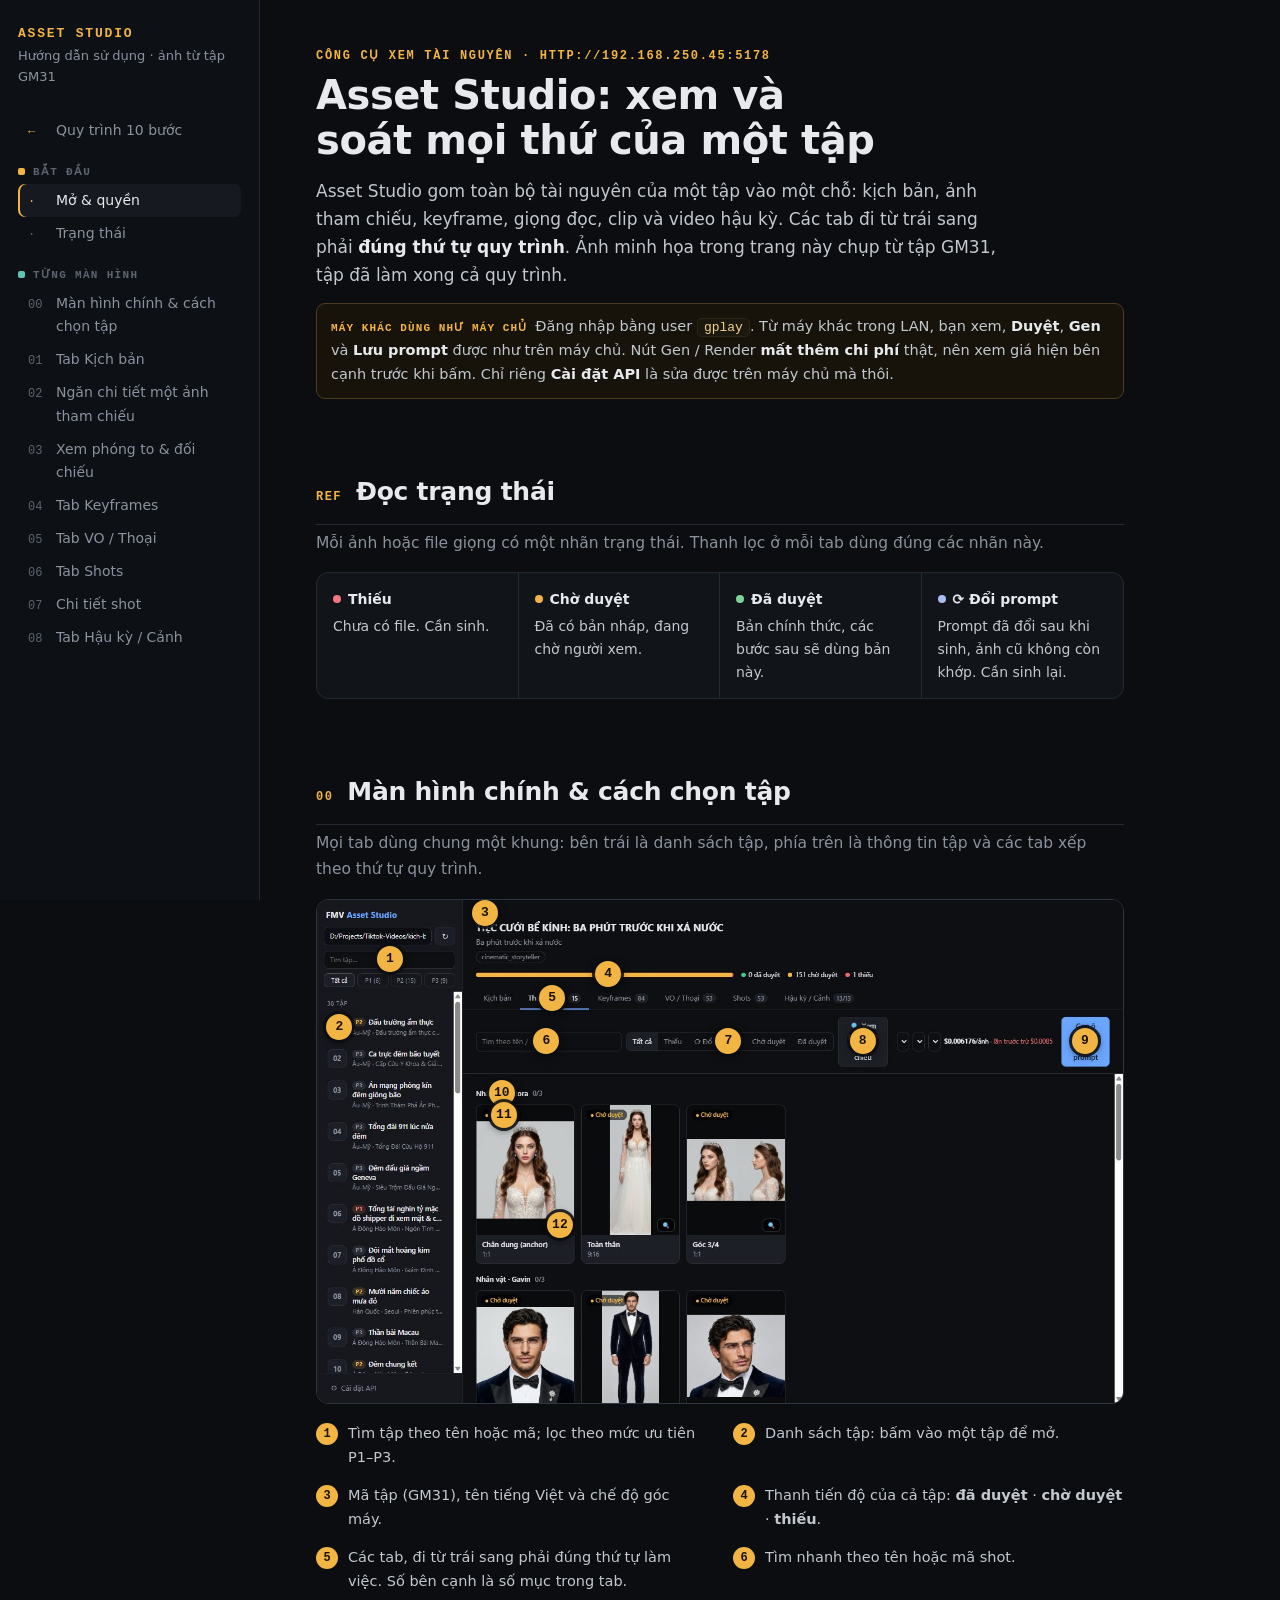
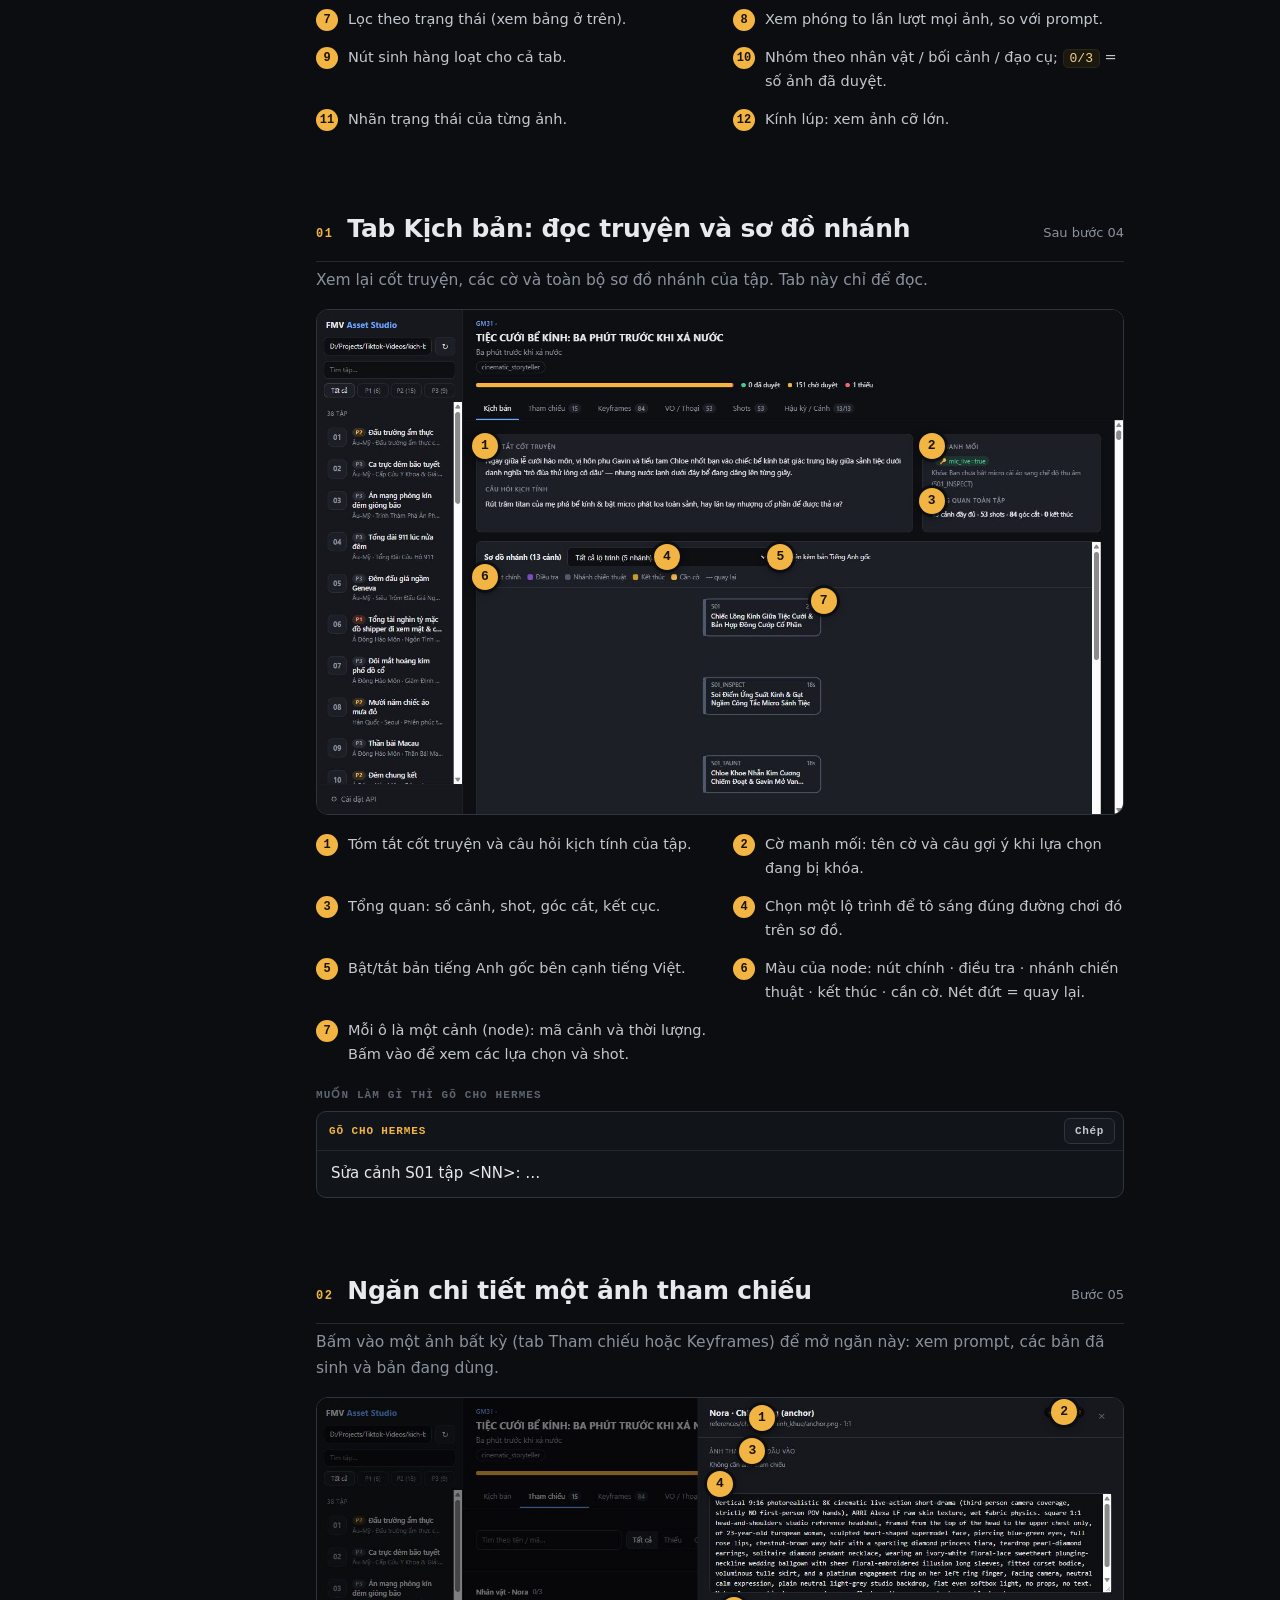
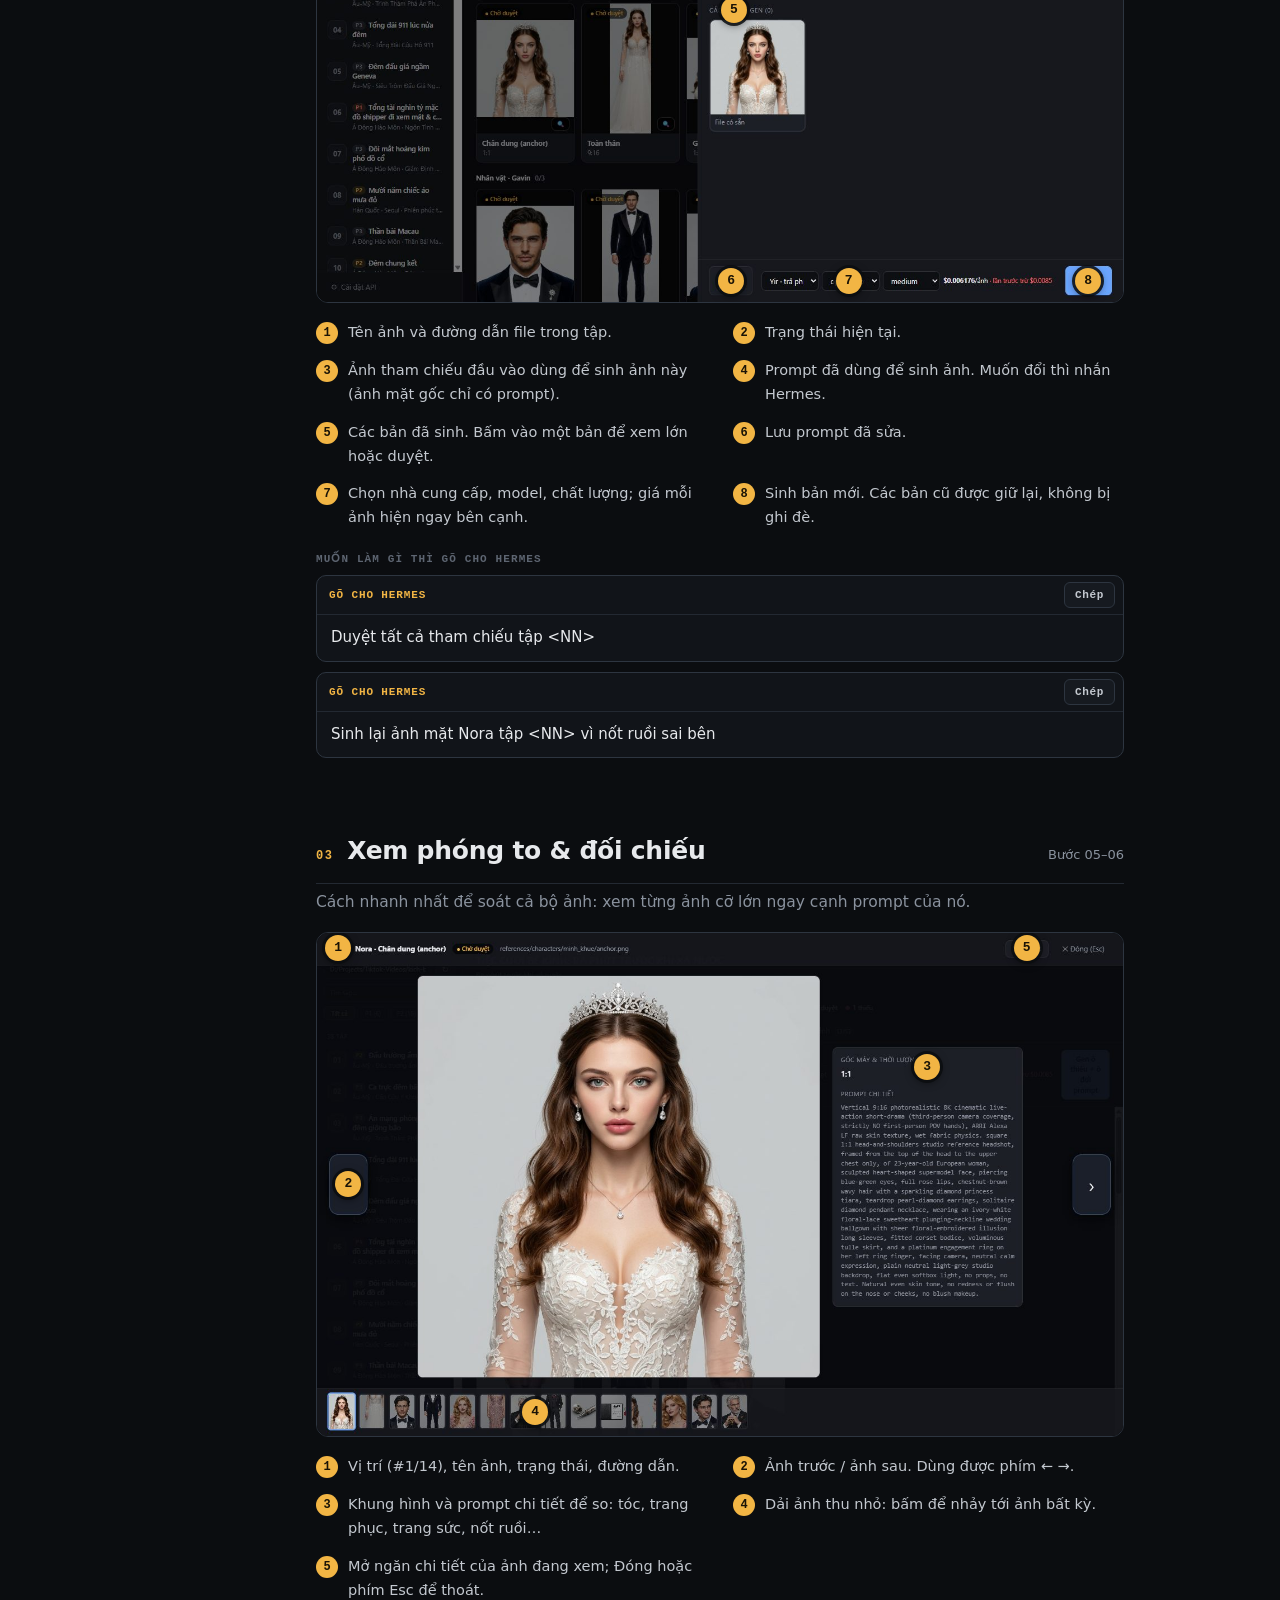
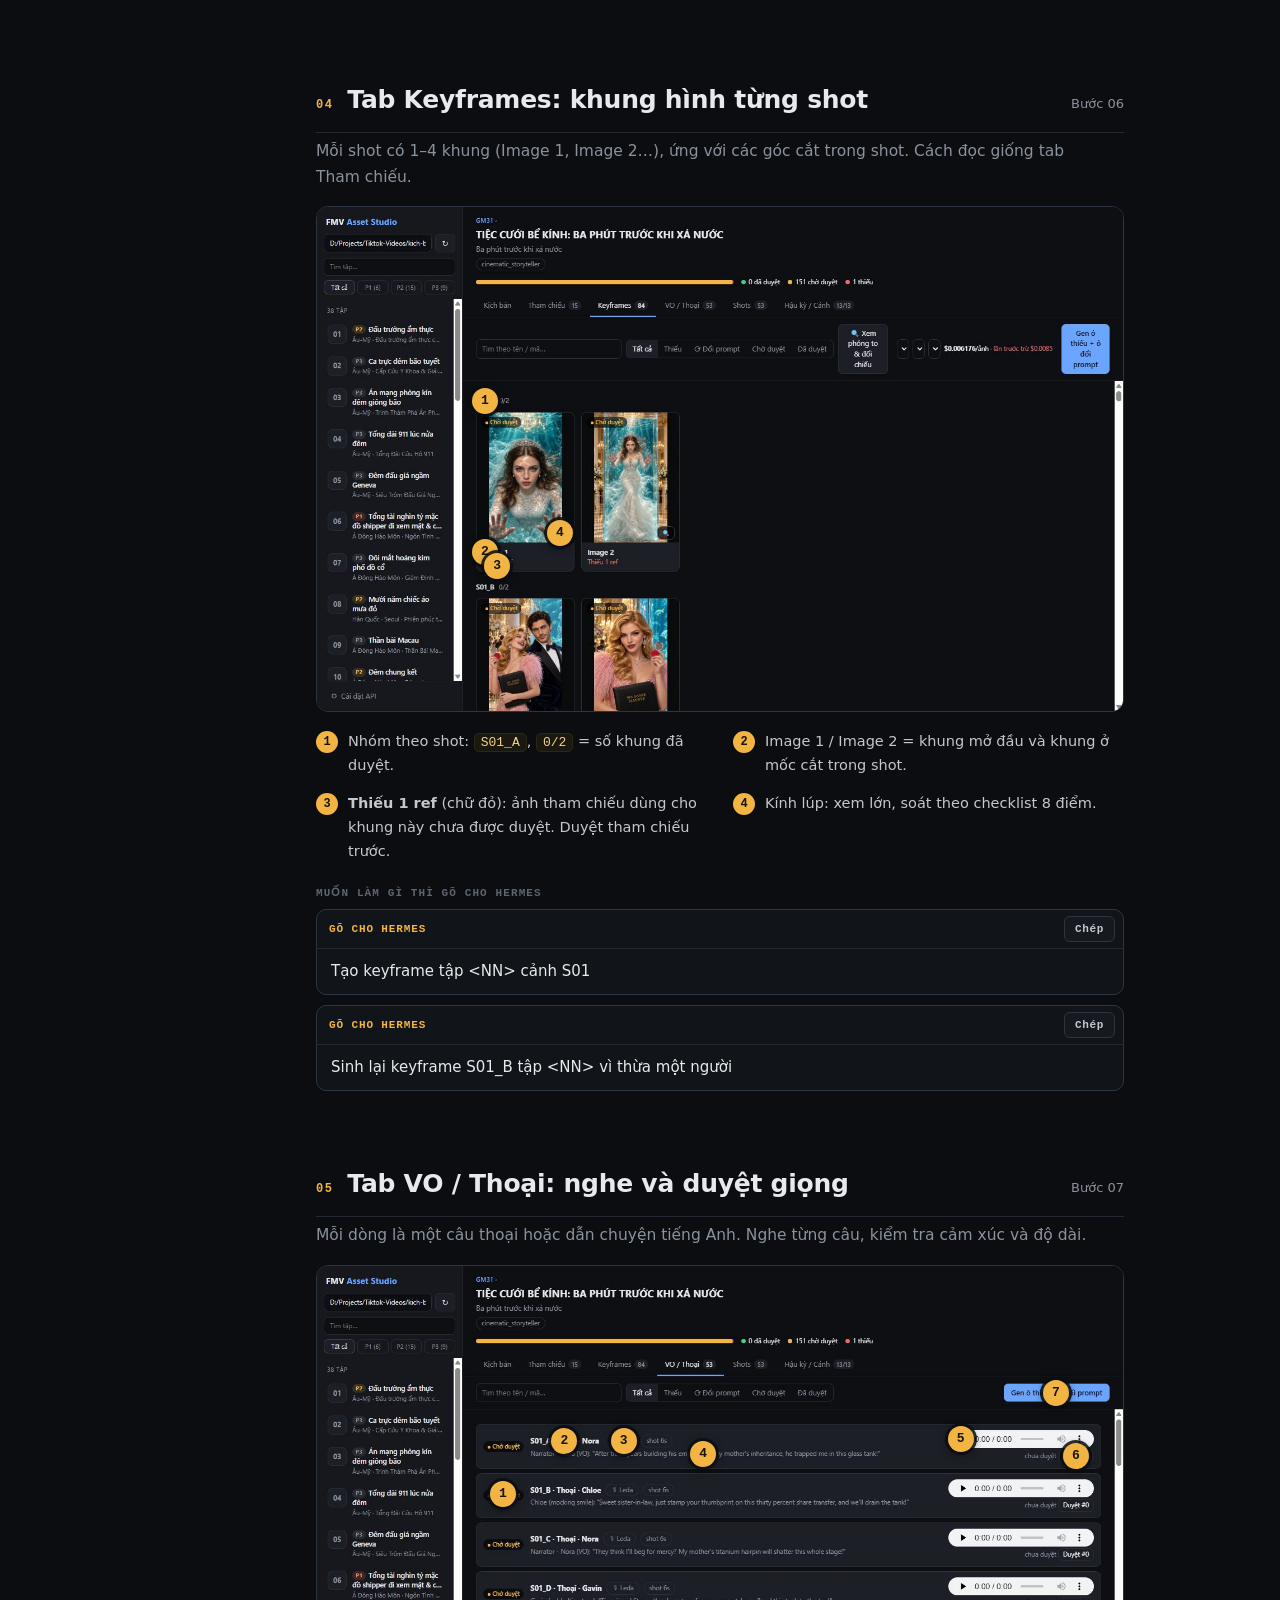
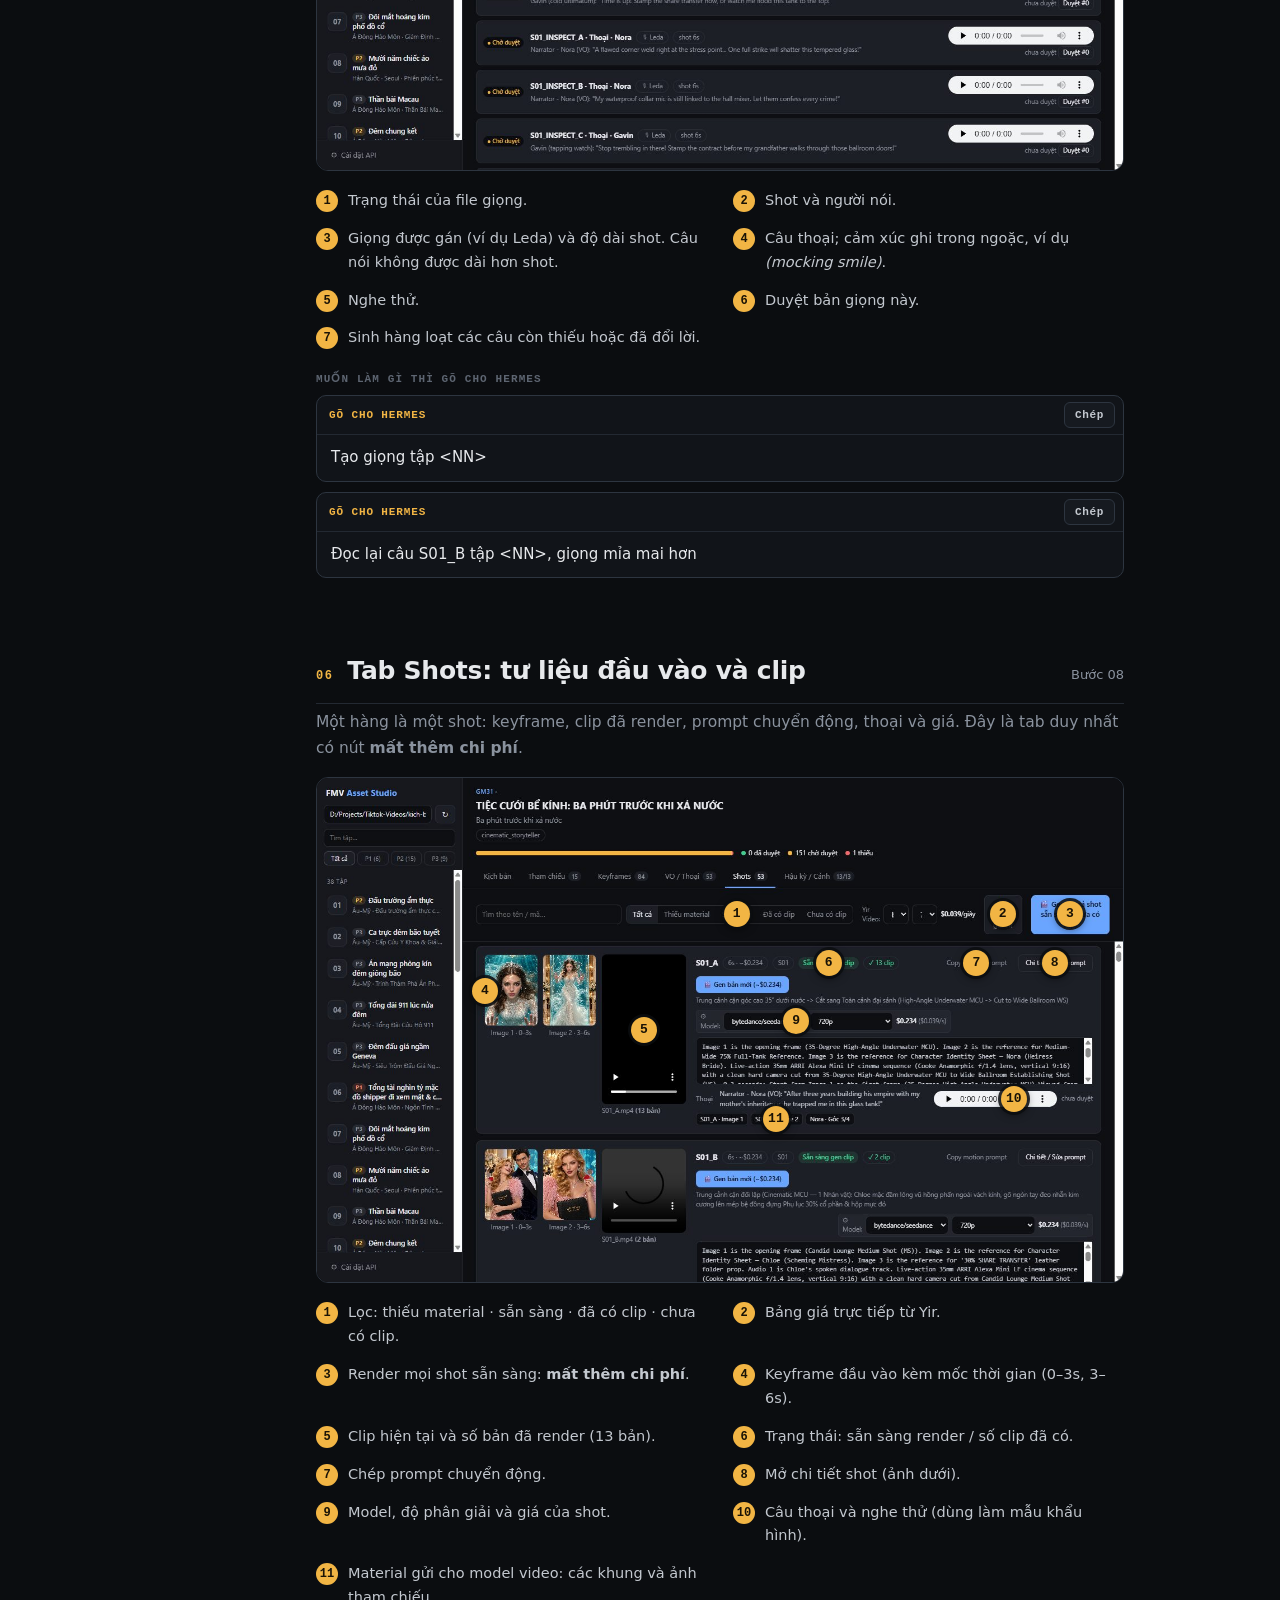
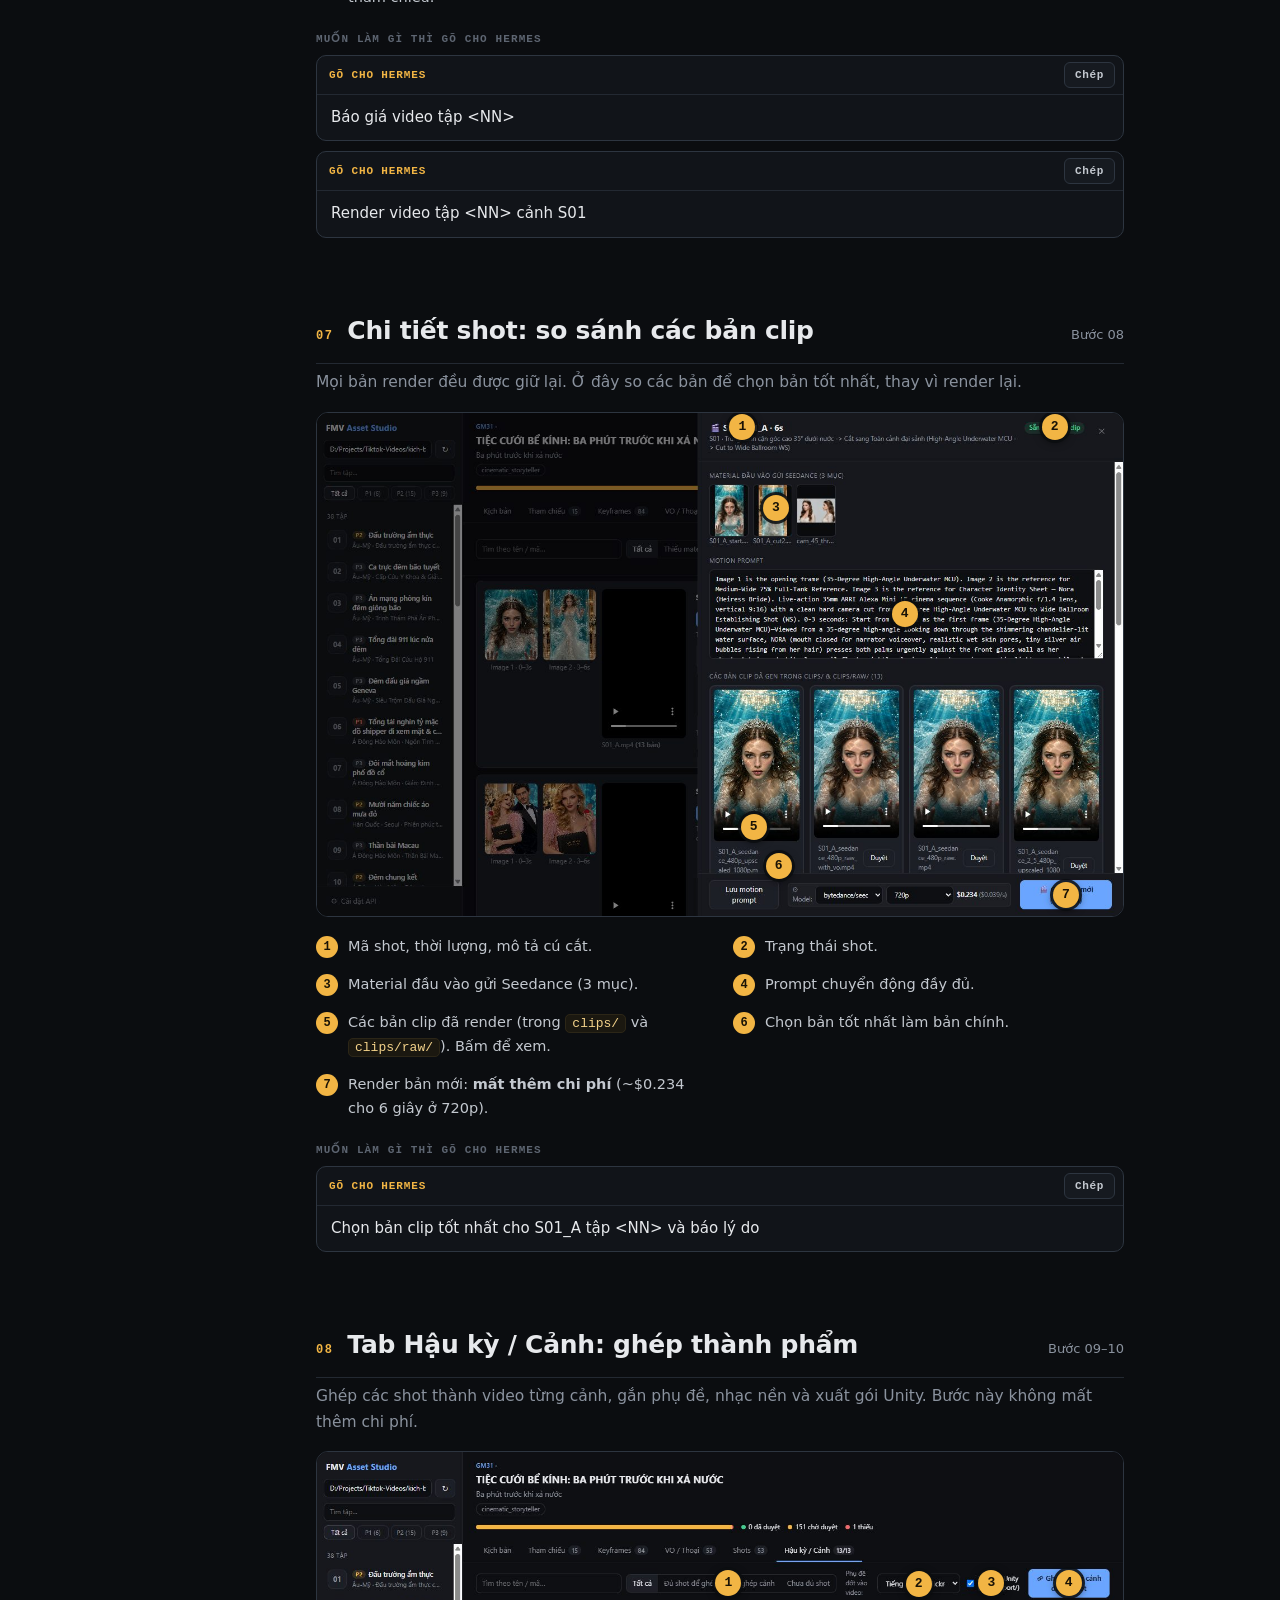
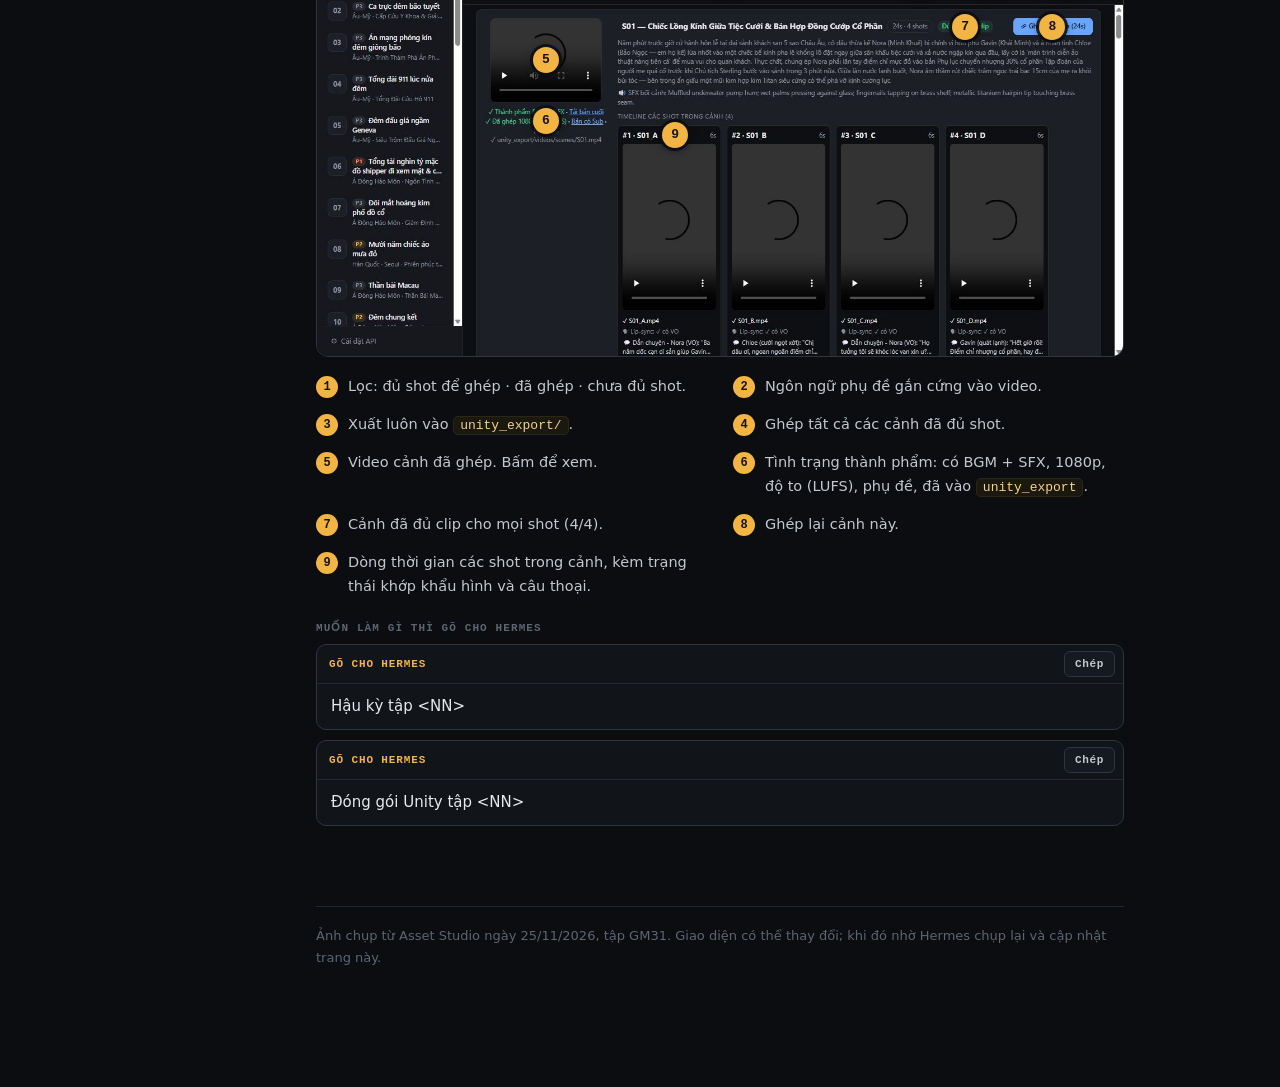
<file: huong-dan/HUONG_DAN_ASSET_STUDIO.html>
<!doctype html>
<html lang="vi">
<head>
<meta charset="utf-8">
<meta name="viewport" content="width=device-width, initial-scale=1">
<title>Asset Studio — Hướng dẫn sử dụng</title>
<link rel="stylesheet" href="huong_dan_assets/guide.css">
<style>
.shotfig{position:relative;margin:14px 0 0;border:1px solid var(--line2);border-radius:12px;overflow:hidden;background:#000;line-height:0}
.shotfig img{width:100%;height:auto;display:block}
.pin{position:absolute;transform:translate(-50%,-50%);width:26px;height:26px;border-radius:50%;background:var(--accent);color:var(--accent-ink);font:700 13px/26px var(--mono);text-align:center;box-shadow:0 0 0 3px rgba(11,13,16,.85),0 2px 8px rgba(0,0,0,.6);pointer-events:none}
.legend{list-style:none;margin:14px 0 0;padding:0;display:grid;grid-template-columns:1fr 1fr;gap:6px 26px;font-size:14.5px}
.legend li{display:flex;gap:10px;align-items:flex-start;padding:4px 0}
.legend .pn{flex:none;width:22px;height:22px;border-radius:50%;background:var(--accent);color:var(--accent-ink);font:700 12px/22px var(--mono);text-align:center;margin-top:1px}
.asks{margin-top:18px} .asks .k{font:600 11px var(--mono);letter-spacing:.1em;text-transform:uppercase;color:var(--faint);margin-bottom:2px}
.status{display:grid;grid-template-columns:repeat(4,1fr);border:1px solid var(--line);border-radius:12px;overflow:hidden;background:var(--panel)}
.status>div{padding:14px 16px;border-right:1px solid var(--line);font-size:14px} .status>div:last-child{border-right:0}
.status b{display:inline-flex;align-items:center;gap:7px;font-weight:600;color:var(--ink);margin-bottom:4px}
.status i{width:8px;height:8px;border-radius:50%;display:inline-block}
aside a.ext span{color:var(--accent)}
@media (max-width:800px){.legend,.status{grid-template-columns:1fr}.status>div{border-right:0;border-bottom:1px solid var(--line)}.pin{width:18px;height:18px;font-size:10px;line-height:18px}}
</style>
</head>
<body>
<div class="shell">
<aside>
  <div class="brand">Asset Studio</div>
  <div class="brand-sub">Hướng dẫn sử dụng · ảnh từ tập GM31</div>
  <a href="HUONG_DAN_NGUOI_MOI.html" class="ext"><span>←</span>Quy trình 10 bước</a>
  <div class="navgrp"><i style="background:var(--accent)"></i>Bắt đầu</div>
  <a href="#mo"><span>·</span>Mở &amp; quyền</a><a href="#trang-thai"><span>·</span>Trạng thái</a>
  <div class="navgrp"><i style="background:var(--pB)"></i>Từng màn hình</div>
  <a href="#00-tong-quan"><span>00</span>Màn hình chính & cách chọn tập</a><a href="#02-kich-ban"><span>01</span>Tab Kịch bản</a><a href="#03-tham-chieu"><span>02</span>Ngăn chi tiết một ảnh tham chiếu</a><a href="#04-phong-to"><span>03</span>Xem phóng to & đối chiếu</a><a href="#05-keyframes"><span>04</span>Tab Keyframes</a><a href="#06-vo"><span>05</span>Tab VO / Thoại</a><a href="#07-shots"><span>06</span>Tab Shots</a><a href="#08-chi-tiet-shot"><span>07</span>Chi tiết shot</a><a href="#09-hau-ky"><span>08</span>Tab Hậu kỳ / Cảnh</a>
</aside>
<main>
<header id="mo">
  <div class="eyebrow">Công cụ xem tài nguyên · http://192.168.250.45:5178</div>
  <h1>Asset Studio: xem và soát mọi thứ của một tập</h1>
  <p class="lede">Asset Studio gom toàn bộ tài nguyên của một tập vào một chỗ: kịch bản, ảnh tham chiếu, keyframe, giọng đọc, clip và video hậu kỳ. Các tab đi từ trái sang phải <b class="w">đúng thứ tự quy trình</b>. Ảnh minh họa trong trang này chụp từ tập GM31, tập đã làm xong cả quy trình.</p>
  <div class="note n-warn"><b class="lab">Máy khác dùng như máy chủ</b>Đăng nhập bằng user <code>gplay</code>. Từ máy khác trong LAN, bạn xem, <b class="w">Duyệt</b>, <b class="w">Gen</b> và <b class="w">Lưu prompt</b> được như trên máy chủ. Nút Gen / Render <b class="w">mất thêm chi phí</b> thật, nên xem giá hiện bên cạnh trước khi bấm. Chỉ riêng <b class="w">Cài đặt API</b> là sửa được trên máy chủ mà thôi.</div>
</header>

<section class="blk" id="trang-thai">
  <div class="shd"><span class="tagp">REF</span><h2>Đọc trạng thái</h2></div>
  <p class="goal">Mỗi ảnh hoặc file giọng có một nhãn trạng thái. Thanh lọc ở mỗi tab dùng đúng các nhãn này.</p>
  <div class="status">
    <div><b><i style="background:var(--stop)"></i>Thiếu</b><br>Chưa có file. Cần sinh.</div>
    <div><b><i style="background:var(--accent)"></i>Chờ duyệt</b><br>Đã có bản nháp, đang chờ người xem.</div>
    <div><b><i style="background:var(--ok)"></i>Đã duyệt</b><br>Bản chính thức, các bước sau sẽ dùng bản này.</div>
    <div><b><i style="background:#a9bdf3"></i>⟳ Đổi prompt</b><br>Prompt đã đổi sau khi sinh, ảnh cũ không còn khớp. Cần sinh lại.</div>
  </div>
</section>

<section class="blk" id="00-tong-quan">
  <div class="shd"><span class="tagp">00</span><h2>Màn hình chính & cách chọn tập</h2></div>
  <p class="goal">Mọi tab dùng chung một khung: bên trái là danh sách tập, phía trên là thông tin tập và các tab xếp theo thứ tự quy trình.</p>
  <figure class="shotfig"><a href="huong_dan_assets/asset_studio/03_tab_tham_chieu.jpg" target="_blank" title="Mở ảnh gốc"><img src="huong_dan_assets/asset_studio/03_tab_tham_chieu.jpg" alt="Màn hình chính &amp; cách chọn tập" loading="lazy" width="1440" height="900"></a><span class="pin" style="left:9.03%;top:11.89%">1</span><span class="pin" style="left:2.78%;top:25.22%">2</span><span class="pin" style="left:20.83%;top:2.67%">3</span><span class="pin" style="left:36.11%;top:14.78%">4</span><span class="pin" style="left:29.17%;top:19.56%">5</span><span class="pin" style="left:28.47%;top:28.11%">6</span><span class="pin" style="left:51.04%;top:28.11%">7</span><span class="pin" style="left:67.71%;top:28.11%">8</span><span class="pin" style="left:95.28%;top:28.11%">9</span><span class="pin" style="left:22.92%;top:38.44%">10</span><span class="pin" style="left:23.19%;top:42.67%">11</span><span class="pin" style="left:30.14%;top:64.67%">12</span></figure>
  <ol class="legend"><li><span class="pn">1</span><span>Tìm tập theo tên hoặc mã; lọc theo mức ưu tiên P1–P3.</span></li><li><span class="pn">2</span><span>Danh sách tập: bấm vào một tập để mở.</span></li><li><span class="pn">3</span><span>Mã tập (GM31), tên tiếng Việt và chế độ góc máy.</span></li><li><span class="pn">4</span><span>Thanh tiến độ của cả tập: <b>đã duyệt</b> · <b>chờ duyệt</b> · <b>thiếu</b>.</span></li><li><span class="pn">5</span><span>Các tab, đi từ trái sang phải đúng thứ tự làm việc. Số bên cạnh là số mục trong tab.</span></li><li><span class="pn">6</span><span>Tìm nhanh theo tên hoặc mã shot.</span></li><li><span class="pn">7</span><span>Lọc theo trạng thái (xem bảng ở trên).</span></li><li><span class="pn">8</span><span>Xem phóng to lần lượt mọi ảnh, so với prompt.</span></li><li><span class="pn">9</span><span>Nút sinh hàng loạt cho cả tab.</span></li><li><span class="pn">10</span><span>Nhóm theo nhân vật / bối cảnh / đạo cụ; <code>0/3</code> = số ảnh đã duyệt.</span></li><li><span class="pn">11</span><span>Nhãn trạng thái của từng ảnh.</span></li><li><span class="pn">12</span><span>Kính lúp: xem ảnh cỡ lớn.</span></li></ol>
  
</section>
<section class="blk" id="02-kich-ban">
  <div class="shd"><span class="tagp">01</span><h2>Tab Kịch bản: đọc truyện và sơ đồ nhánh</h2><span class="rt">Sau bước 04</span></div>
  <p class="goal">Xem lại cốt truyện, các cờ và toàn bộ sơ đồ nhánh của tập. Tab này chỉ để đọc.</p>
  <figure class="shotfig"><a href="huong_dan_assets/asset_studio/02_tab_kich_ban.jpg" target="_blank" title="Mở ảnh gốc"><img src="huong_dan_assets/asset_studio/02_tab_kich_ban.jpg" alt="Tab Kịch bản: đọc truyện và sơ đồ nhánh" loading="lazy" width="1440" height="900"></a><span class="pin" style="left:20.83%;top:27.00%">1</span><span class="pin" style="left:76.25%;top:27.00%">2</span><span class="pin" style="left:76.25%;top:37.78%">3</span><span class="pin" style="left:43.40%;top:49.00%">4</span><span class="pin" style="left:57.50%;top:49.00%">5</span><span class="pin" style="left:20.83%;top:53.00%">6</span><span class="pin" style="left:62.85%;top:57.78%">7</span></figure>
  <ol class="legend"><li><span class="pn">1</span><span>Tóm tắt cốt truyện và câu hỏi kịch tính của tập.</span></li><li><span class="pn">2</span><span>Cờ manh mối: tên cờ và câu gợi ý khi lựa chọn đang bị khóa.</span></li><li><span class="pn">3</span><span>Tổng quan: số cảnh, shot, góc cắt, kết cục.</span></li><li><span class="pn">4</span><span>Chọn một lộ trình để tô sáng đúng đường chơi đó trên sơ đồ.</span></li><li><span class="pn">5</span><span>Bật/tắt bản tiếng Anh gốc bên cạnh tiếng Việt.</span></li><li><span class="pn">6</span><span>Màu của node: nút chính · điều tra · nhánh chiến thuật · kết thúc · cần cờ. Nét đứt = quay lại.</span></li><li><span class="pn">7</span><span>Mỗi ô là một cảnh (node): mã cảnh và thời lượng. Bấm vào để xem các lựa chọn và shot.</span></li></ol>
  <div class="asks"><div class="k">Muốn làm gì thì gõ cho Hermes</div><div class="cmd"><div class="hd"><em>Gõ cho Hermes</em><button class="copy">Chép</button></div><pre>Sửa cảnh S01 tập &lt;NN&gt;: …</pre></div></div>
</section>
<section class="blk" id="03-tham-chieu">
  <div class="shd"><span class="tagp">02</span><h2>Ngăn chi tiết một ảnh tham chiếu</h2><span class="rt">Bước 05</span></div>
  <p class="goal">Bấm vào một ảnh bất kỳ (tab Tham chiếu hoặc Keyframes) để mở ngăn này: xem prompt, các bản đã sinh và bản đang dùng.</p>
  <figure class="shotfig"><a href="huong_dan_assets/asset_studio/04_ngan_chi_tiet_anh.jpg" target="_blank" title="Mở ảnh gốc"><img src="huong_dan_assets/asset_studio/04_ngan_chi_tiet_anh.jpg" alt="Ngăn chi tiết một ảnh tham chiếu" loading="lazy" width="1440" height="900"></a><span class="pin" style="left:55.21%;top:3.89%">1</span><span class="pin" style="left:92.71%;top:2.78%">2</span><span class="pin" style="left:54.03%;top:10.56%">3</span><span class="pin" style="left:50.00%;top:17.00%">4</span><span class="pin" style="left:51.74%;top:42.11%">5</span><span class="pin" style="left:51.39%;top:95.78%">6</span><span class="pin" style="left:65.97%;top:95.78%">7</span><span class="pin" style="left:95.69%;top:95.78%">8</span></figure>
  <ol class="legend"><li><span class="pn">1</span><span>Tên ảnh và đường dẫn file trong tập.</span></li><li><span class="pn">2</span><span>Trạng thái hiện tại.</span></li><li><span class="pn">3</span><span>Ảnh tham chiếu đầu vào dùng để sinh ảnh này (ảnh mặt gốc chỉ có prompt).</span></li><li><span class="pn">4</span><span>Prompt đã dùng để sinh ảnh. Muốn đổi thì nhắn Hermes.</span></li><li><span class="pn">5</span><span>Các bản đã sinh. Bấm vào một bản để xem lớn hoặc duyệt.</span></li><li><span class="pn">6</span><span>Lưu prompt đã sửa.</span></li><li><span class="pn">7</span><span>Chọn nhà cung cấp, model, chất lượng; giá mỗi ảnh hiện ngay bên cạnh.</span></li><li><span class="pn">8</span><span>Sinh bản mới. Các bản cũ được giữ lại, không bị ghi đè.</span></li></ol>
  <div class="asks"><div class="k">Muốn làm gì thì gõ cho Hermes</div><div class="cmd"><div class="hd"><em>Gõ cho Hermes</em><button class="copy">Chép</button></div><pre>Duyệt tất cả tham chiếu tập &lt;NN&gt;</pre></div><div class="cmd"><div class="hd"><em>Gõ cho Hermes</em><button class="copy">Chép</button></div><pre>Sinh lại ảnh mặt Nora tập &lt;NN&gt; vì nốt ruồi sai bên</pre></div></div>
</section>
<section class="blk" id="04-phong-to">
  <div class="shd"><span class="tagp">03</span><h2>Xem phóng to & đối chiếu</h2><span class="rt">Bước 05–06</span></div>
  <p class="goal">Cách nhanh nhất để soát cả bộ ảnh: xem từng ảnh cỡ lớn ngay cạnh prompt của nó.</p>
  <figure class="shotfig"><a href="huong_dan_assets/asset_studio/04b_xem_phong_to.jpg" target="_blank" title="Mở ảnh gốc"><img src="huong_dan_assets/asset_studio/04b_xem_phong_to.jpg" alt="Xem phóng to &amp; đối chiếu" loading="lazy" width="1440" height="900"></a><span class="pin" style="left:2.64%;top:3.11%">1</span><span class="pin" style="left:3.89%;top:50.00%">2</span><span class="pin" style="left:75.69%;top:26.67%">3</span><span class="pin" style="left:27.08%;top:95.11%">4</span><span class="pin" style="left:88.06%;top:3.11%">5</span></figure>
  <ol class="legend"><li><span class="pn">1</span><span>Vị trí (#1/14), tên ảnh, trạng thái, đường dẫn.</span></li><li><span class="pn">2</span><span>Ảnh trước / ảnh sau. Dùng được phím ← →.</span></li><li><span class="pn">3</span><span>Khung hình và prompt chi tiết để so: tóc, trang phục, trang sức, nốt ruồi…</span></li><li><span class="pn">4</span><span>Dải ảnh thu nhỏ: bấm để nhảy tới ảnh bất kỳ.</span></li><li><span class="pn">5</span><span>Mở ngăn chi tiết của ảnh đang xem; Đóng hoặc phím Esc để thoát.</span></li></ol>
  
</section>
<section class="blk" id="05-keyframes">
  <div class="shd"><span class="tagp">04</span><h2>Tab Keyframes: khung hình từng shot</h2><span class="rt">Bước 06</span></div>
  <p class="goal">Mỗi shot có 1–4 khung (Image 1, Image 2…), ứng với các góc cắt trong shot. Cách đọc giống tab Tham chiếu.</p>
  <figure class="shotfig"><a href="huong_dan_assets/asset_studio/05_tab_keyframes.jpg" target="_blank" title="Mở ảnh gốc"><img src="huong_dan_assets/asset_studio/05_tab_keyframes.jpg" alt="Tab Keyframes: khung hình từng shot" loading="lazy" width="1440" height="900"></a><span class="pin" style="left:20.83%;top:38.44%">1</span><span class="pin" style="left:20.83%;top:68.44%">2</span><span class="pin" style="left:22.36%;top:71.11%">3</span><span class="pin" style="left:30.14%;top:64.67%">4</span></figure>
  <ol class="legend"><li><span class="pn">1</span><span>Nhóm theo shot: <code>S01_A</code>, <code>0/2</code> = số khung đã duyệt.</span></li><li><span class="pn">2</span><span>Image 1 / Image 2 = khung mở đầu và khung ở mốc cắt trong shot.</span></li><li><span class="pn">3</span><span><b>Thiếu 1 ref</b> (chữ đỏ): ảnh tham chiếu dùng cho khung này chưa được duyệt. Duyệt tham chiếu trước.</span></li><li><span class="pn">4</span><span>Kính lúp: xem lớn, soát theo checklist 8 điểm.</span></li></ol>
  <div class="asks"><div class="k">Muốn làm gì thì gõ cho Hermes</div><div class="cmd"><div class="hd"><em>Gõ cho Hermes</em><button class="copy">Chép</button></div><pre>Tạo keyframe tập &lt;NN&gt; cảnh S01</pre></div><div class="cmd"><div class="hd"><em>Gõ cho Hermes</em><button class="copy">Chép</button></div><pre>Sinh lại keyframe S01_B tập &lt;NN&gt; vì thừa một người</pre></div></div>
</section>
<section class="blk" id="06-vo">
  <div class="shd"><span class="tagp">05</span><h2>Tab VO / Thoại: nghe và duyệt giọng</h2><span class="rt">Bước 07</span></div>
  <p class="goal">Mỗi dòng là một câu thoại hoặc dẫn chuyện tiếng Anh. Nghe từng câu, kiểm tra cảm xúc và độ dài.</p>
  <figure class="shotfig"><a href="huong_dan_assets/asset_studio/06_tab_vo.jpg" target="_blank" title="Mở ảnh gốc"><img src="huong_dan_assets/asset_studio/06_tab_vo.jpg" alt="Tab VO / Thoại: nghe và duyệt giọng" loading="lazy" width="1440" height="900"></a><span class="pin" style="left:23.06%;top:45.33%">1</span><span class="pin" style="left:30.69%;top:34.67%">2</span><span class="pin" style="left:38.06%;top:34.67%">3</span><span class="pin" style="left:47.92%;top:37.22%">4</span><span class="pin" style="left:79.86%;top:34.33%">5</span><span class="pin" style="left:94.17%;top:37.67%">6</span><span class="pin" style="left:91.67%;top:25.11%">7</span></figure>
  <ol class="legend"><li><span class="pn">1</span><span>Trạng thái của file giọng.</span></li><li><span class="pn">2</span><span>Shot và người nói.</span></li><li><span class="pn">3</span><span>Giọng được gán (ví dụ Leda) và độ dài shot. Câu nói không được dài hơn shot.</span></li><li><span class="pn">4</span><span>Câu thoại; cảm xúc ghi trong ngoặc, ví dụ <i>(mocking smile)</i>.</span></li><li><span class="pn">5</span><span>Nghe thử.</span></li><li><span class="pn">6</span><span>Duyệt bản giọng này.</span></li><li><span class="pn">7</span><span>Sinh hàng loạt các câu còn thiếu hoặc đã đổi lời.</span></li></ol>
  <div class="asks"><div class="k">Muốn làm gì thì gõ cho Hermes</div><div class="cmd"><div class="hd"><em>Gõ cho Hermes</em><button class="copy">Chép</button></div><pre>Tạo giọng tập &lt;NN&gt;</pre></div><div class="cmd"><div class="hd"><em>Gõ cho Hermes</em><button class="copy">Chép</button></div><pre>Đọc lại câu S01_B tập &lt;NN&gt;, giọng mỉa mai hơn</pre></div></div>
</section>
<section class="blk" id="07-shots">
  <div class="shd"><span class="tagp">06</span><h2>Tab Shots: tư liệu đầu vào và clip</h2><span class="rt">Bước 08</span></div>
  <p class="goal">Một hàng là một shot: keyframe, clip đã render, prompt chuyển động, thoại và giá. Đây là tab duy nhất có nút <b>mất thêm chi phí</b>.</p>
  <figure class="shotfig"><a href="huong_dan_assets/asset_studio/07_tab_shots.jpg" target="_blank" title="Mở ảnh gốc"><img src="huong_dan_assets/asset_studio/07_tab_shots.jpg" alt="Tab Shots: tư liệu đầu vào và clip" loading="lazy" width="1440" height="900"></a><span class="pin" style="left:52.08%;top:27.00%">1</span><span class="pin" style="left:85.07%;top:27.00%">2</span><span class="pin" style="left:93.40%;top:27.00%">3</span><span class="pin" style="left:20.83%;top:42.22%">4</span><span class="pin" style="left:40.56%;top:50.00%">5</span><span class="pin" style="left:63.47%;top:36.67%">6</span><span class="pin" style="left:81.81%;top:36.67%">7</span><span class="pin" style="left:91.53%;top:36.67%">8</span><span class="pin" style="left:59.44%;top:48.22%">9</span><span class="pin" style="left:86.46%;top:63.67%">10</span><span class="pin" style="left:56.94%;top:67.67%">11</span></figure>
  <ol class="legend"><li><span class="pn">1</span><span>Lọc: thiếu material · sẵn sàng · đã có clip · chưa có clip.</span></li><li><span class="pn">2</span><span>Bảng giá trực tiếp từ Yir.</span></li><li><span class="pn">3</span><span>Render mọi shot sẵn sàng: <b>mất thêm chi phí</b>.</span></li><li><span class="pn">4</span><span>Keyframe đầu vào kèm mốc thời gian (0–3s, 3–6s).</span></li><li><span class="pn">5</span><span>Clip hiện tại và số bản đã render (13 bản).</span></li><li><span class="pn">6</span><span>Trạng thái: sẵn sàng render / số clip đã có.</span></li><li><span class="pn">7</span><span>Chép prompt chuyển động.</span></li><li><span class="pn">8</span><span>Mở chi tiết shot (ảnh dưới).</span></li><li><span class="pn">9</span><span>Model, độ phân giải và giá của shot.</span></li><li><span class="pn">10</span><span>Câu thoại và nghe thử (dùng làm mẫu khẩu hình).</span></li><li><span class="pn">11</span><span>Material gửi cho model video: các khung và ảnh tham chiếu.</span></li></ol>
  <div class="asks"><div class="k">Muốn làm gì thì gõ cho Hermes</div><div class="cmd"><div class="hd"><em>Gõ cho Hermes</em><button class="copy">Chép</button></div><pre>Báo giá video tập &lt;NN&gt;</pre></div><div class="cmd"><div class="hd"><em>Gõ cho Hermes</em><button class="copy">Chép</button></div><pre>Render video tập &lt;NN&gt; cảnh S01</pre></div></div>
</section>
<section class="blk" id="08-chi-tiet-shot">
  <div class="shd"><span class="tagp">07</span><h2>Chi tiết shot: so sánh các bản clip</h2><span class="rt">Bước 08</span></div>
  <p class="goal">Mọi bản render đều được giữ lại. Ở đây so các bản để chọn bản tốt nhất, thay vì render lại.</p>
  <figure class="shotfig"><a href="huong_dan_assets/asset_studio/08_ngan_chi_tiet_shot.jpg" target="_blank" title="Mở ảnh gốc"><img src="huong_dan_assets/asset_studio/08_ngan_chi_tiet_shot.jpg" alt="Chi tiết shot: so sánh các bản clip" loading="lazy" width="1440" height="900"></a><span class="pin" style="left:52.78%;top:2.89%">1</span><span class="pin" style="left:91.53%;top:2.89%">2</span><span class="pin" style="left:56.94%;top:18.89%">3</span><span class="pin" style="left:72.92%;top:40.00%">4</span><span class="pin" style="left:54.17%;top:82.22%">5</span><span class="pin" style="left:57.29%;top:90.00%">6</span><span class="pin" style="left:92.92%;top:95.78%">7</span></figure>
  <ol class="legend"><li><span class="pn">1</span><span>Mã shot, thời lượng, mô tả cú cắt.</span></li><li><span class="pn">2</span><span>Trạng thái shot.</span></li><li><span class="pn">3</span><span>Material đầu vào gửi Seedance (3 mục).</span></li><li><span class="pn">4</span><span>Prompt chuyển động đầy đủ.</span></li><li><span class="pn">5</span><span>Các bản clip đã render (trong <code>clips/</code> và <code>clips/raw/</code>). Bấm để xem.</span></li><li><span class="pn">6</span><span>Chọn bản tốt nhất làm bản chính.</span></li><li><span class="pn">7</span><span>Render bản mới: <b>mất thêm chi phí</b> (~$0.234 cho 6 giây ở 720p).</span></li></ol>
  <div class="asks"><div class="k">Muốn làm gì thì gõ cho Hermes</div><div class="cmd"><div class="hd"><em>Gõ cho Hermes</em><button class="copy">Chép</button></div><pre>Chọn bản clip tốt nhất cho S01_A tập &lt;NN&gt; và báo lý do</pre></div></div>
</section>
<section class="blk" id="09-hau-ky">
  <div class="shd"><span class="tagp">08</span><h2>Tab Hậu kỳ / Cảnh: ghép thành phẩm</h2><span class="rt">Bước 09–10</span></div>
  <p class="goal">Ghép các shot thành video từng cảnh, gắn phụ đề, nhạc nền và xuất gói Unity. Bước này không mất thêm chi phí.</p>
  <figure class="shotfig"><a href="huong_dan_assets/asset_studio/09_tab_hau_ky.jpg" target="_blank" title="Mở ảnh gốc"><img src="huong_dan_assets/asset_studio/09_tab_hau_ky.jpg" alt="Tab Hậu kỳ / Cảnh: ghép thành phẩm" loading="lazy" width="1440" height="900"></a><span class="pin" style="left:51.04%;top:26.00%">1</span><span class="pin" style="left:74.65%;top:26.11%">2</span><span class="pin" style="left:83.68%;top:26.00%">3</span><span class="pin" style="left:93.26%;top:26.00%">4</span><span class="pin" style="left:28.40%;top:41.11%">5</span><span class="pin" style="left:28.40%;top:53.33%">6</span><span class="pin" style="left:80.42%;top:34.56%">7</span><span class="pin" style="left:91.25%;top:34.56%">8</span><span class="pin" style="left:44.44%;top:56.11%">9</span></figure>
  <ol class="legend"><li><span class="pn">1</span><span>Lọc: đủ shot để ghép · đã ghép · chưa đủ shot.</span></li><li><span class="pn">2</span><span>Ngôn ngữ phụ đề gắn cứng vào video.</span></li><li><span class="pn">3</span><span>Xuất luôn vào <code>unity_export/</code>.</span></li><li><span class="pn">4</span><span>Ghép tất cả các cảnh đã đủ shot.</span></li><li><span class="pn">5</span><span>Video cảnh đã ghép. Bấm để xem.</span></li><li><span class="pn">6</span><span>Tình trạng thành phẩm: có BGM + SFX, 1080p, độ to (LUFS), phụ đề, đã vào <code>unity_export</code>.</span></li><li><span class="pn">7</span><span>Cảnh đã đủ clip cho mọi shot (4/4).</span></li><li><span class="pn">8</span><span>Ghép lại cảnh này.</span></li><li><span class="pn">9</span><span>Dòng thời gian các shot trong cảnh, kèm trạng thái khớp khẩu hình và câu thoại.</span></li></ol>
  <div class="asks"><div class="k">Muốn làm gì thì gõ cho Hermes</div><div class="cmd"><div class="hd"><em>Gõ cho Hermes</em><button class="copy">Chép</button></div><pre>Hậu kỳ tập &lt;NN&gt;</pre></div><div class="cmd"><div class="hd"><em>Gõ cho Hermes</em><button class="copy">Chép</button></div><pre>Đóng gói Unity tập &lt;NN&gt;</pre></div></div>
</section>
<footer>Ảnh chụp từ Asset Studio ngày 25/11/2026, tập GM31. Giao diện có thể thay đổi; khi đó nhờ Hermes chụp lại và cập nhật trang này.</footer>
</main>
</div>
<script>
document.querySelectorAll('.copy').forEach(b=>b.addEventListener('click',()=>{
  const t=b.closest('.cmd').querySelector('pre').innerText.trim();
  const done=()=>{b.textContent='Đã chép';b.classList.add('ok');setTimeout(()=>{b.textContent='Chép';b.classList.remove('ok')},1500)};
  (navigator.clipboard&&window.isSecureContext?navigator.clipboard.writeText(t):Promise.reject()).then(done).catch(()=>{
    const a=document.createElement('textarea');a.value=t;document.body.appendChild(a);a.select();document.execCommand('copy');a.remove();done();});
}));
const links=[...document.querySelectorAll('aside a')].filter(a=>a.hash), byId=Object.fromEntries(links.map(a=>[a.hash.slice(1),a]));
const io=new IntersectionObserver(es=>es.forEach(e=>{if(e.isIntersecting){links.forEach(a=>a.classList.remove('on'));byId[e.target.id]?.classList.add('on')}}),{rootMargin:'-20% 0px -70% 0px'});
Object.keys(byId).forEach(id=>{const el=document.getElementById(id); if(el) io.observe(el)});
</script>
</body>
</html>
</file>
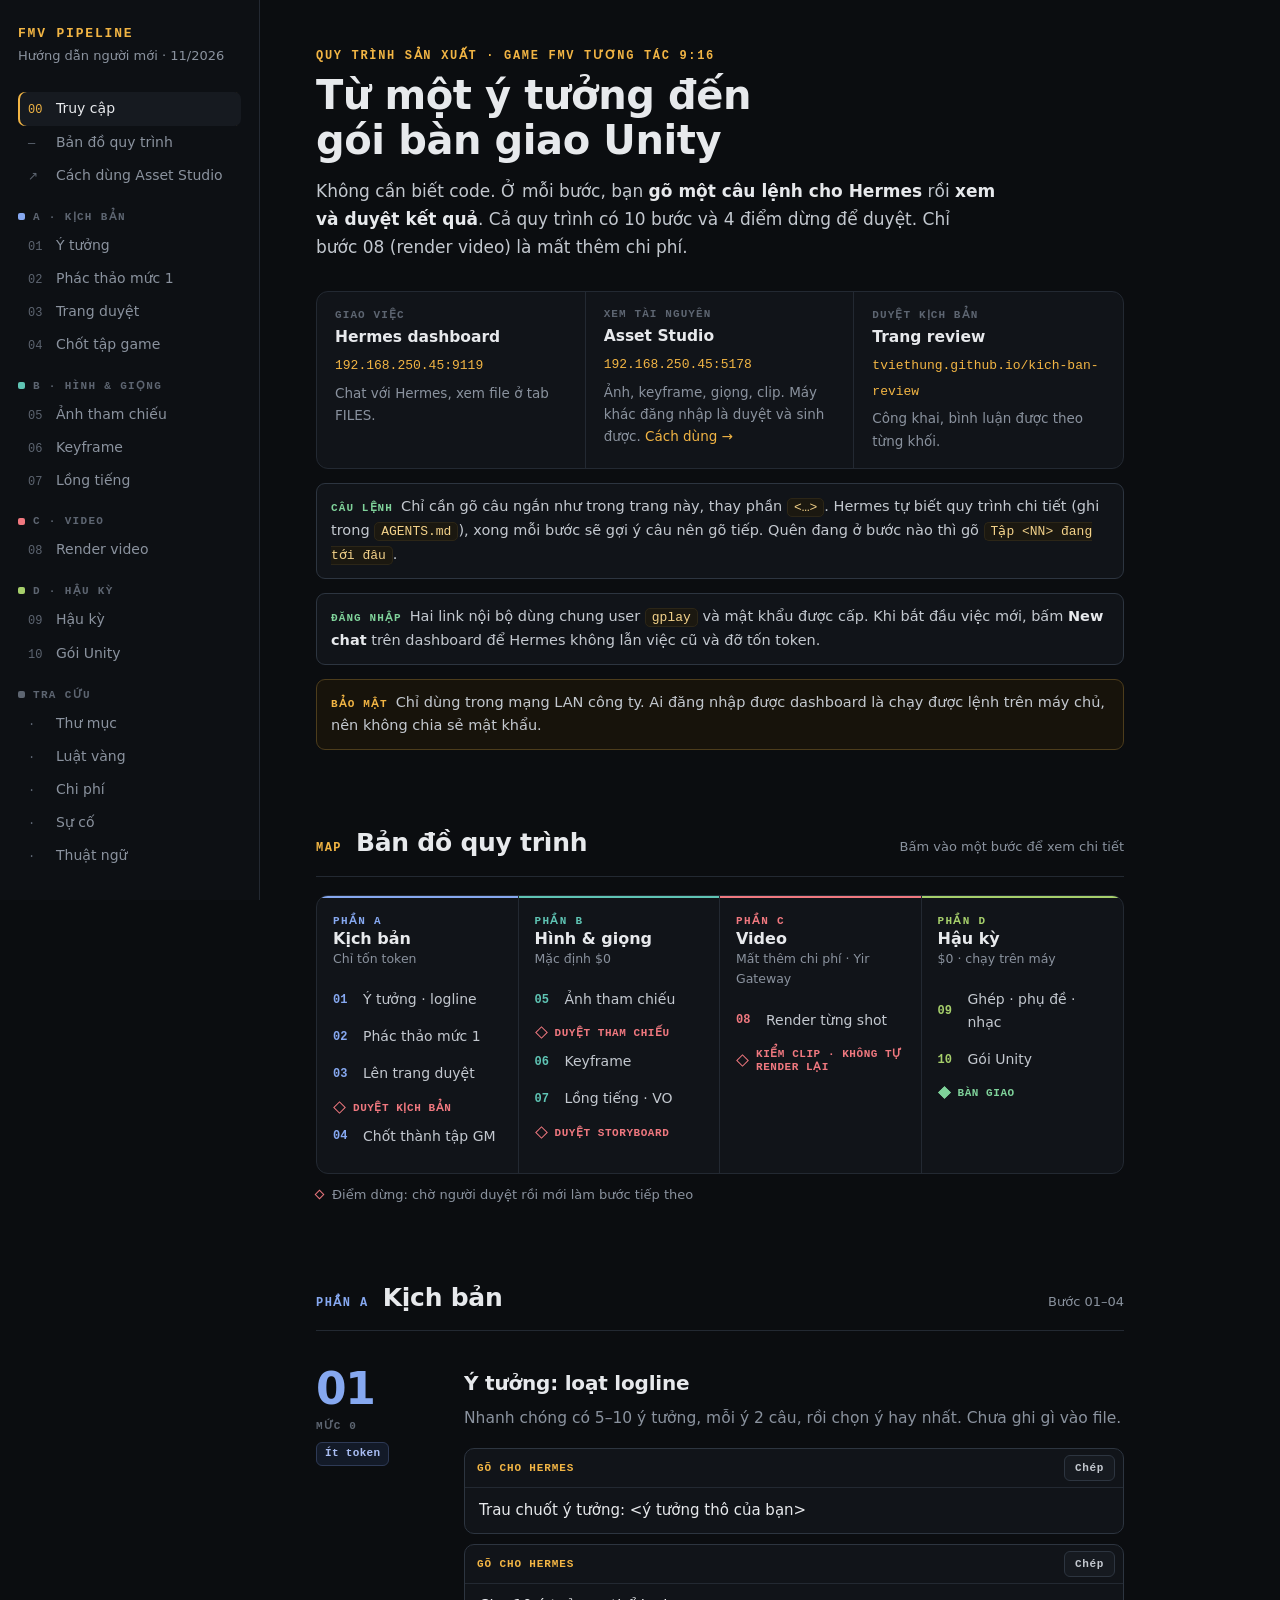
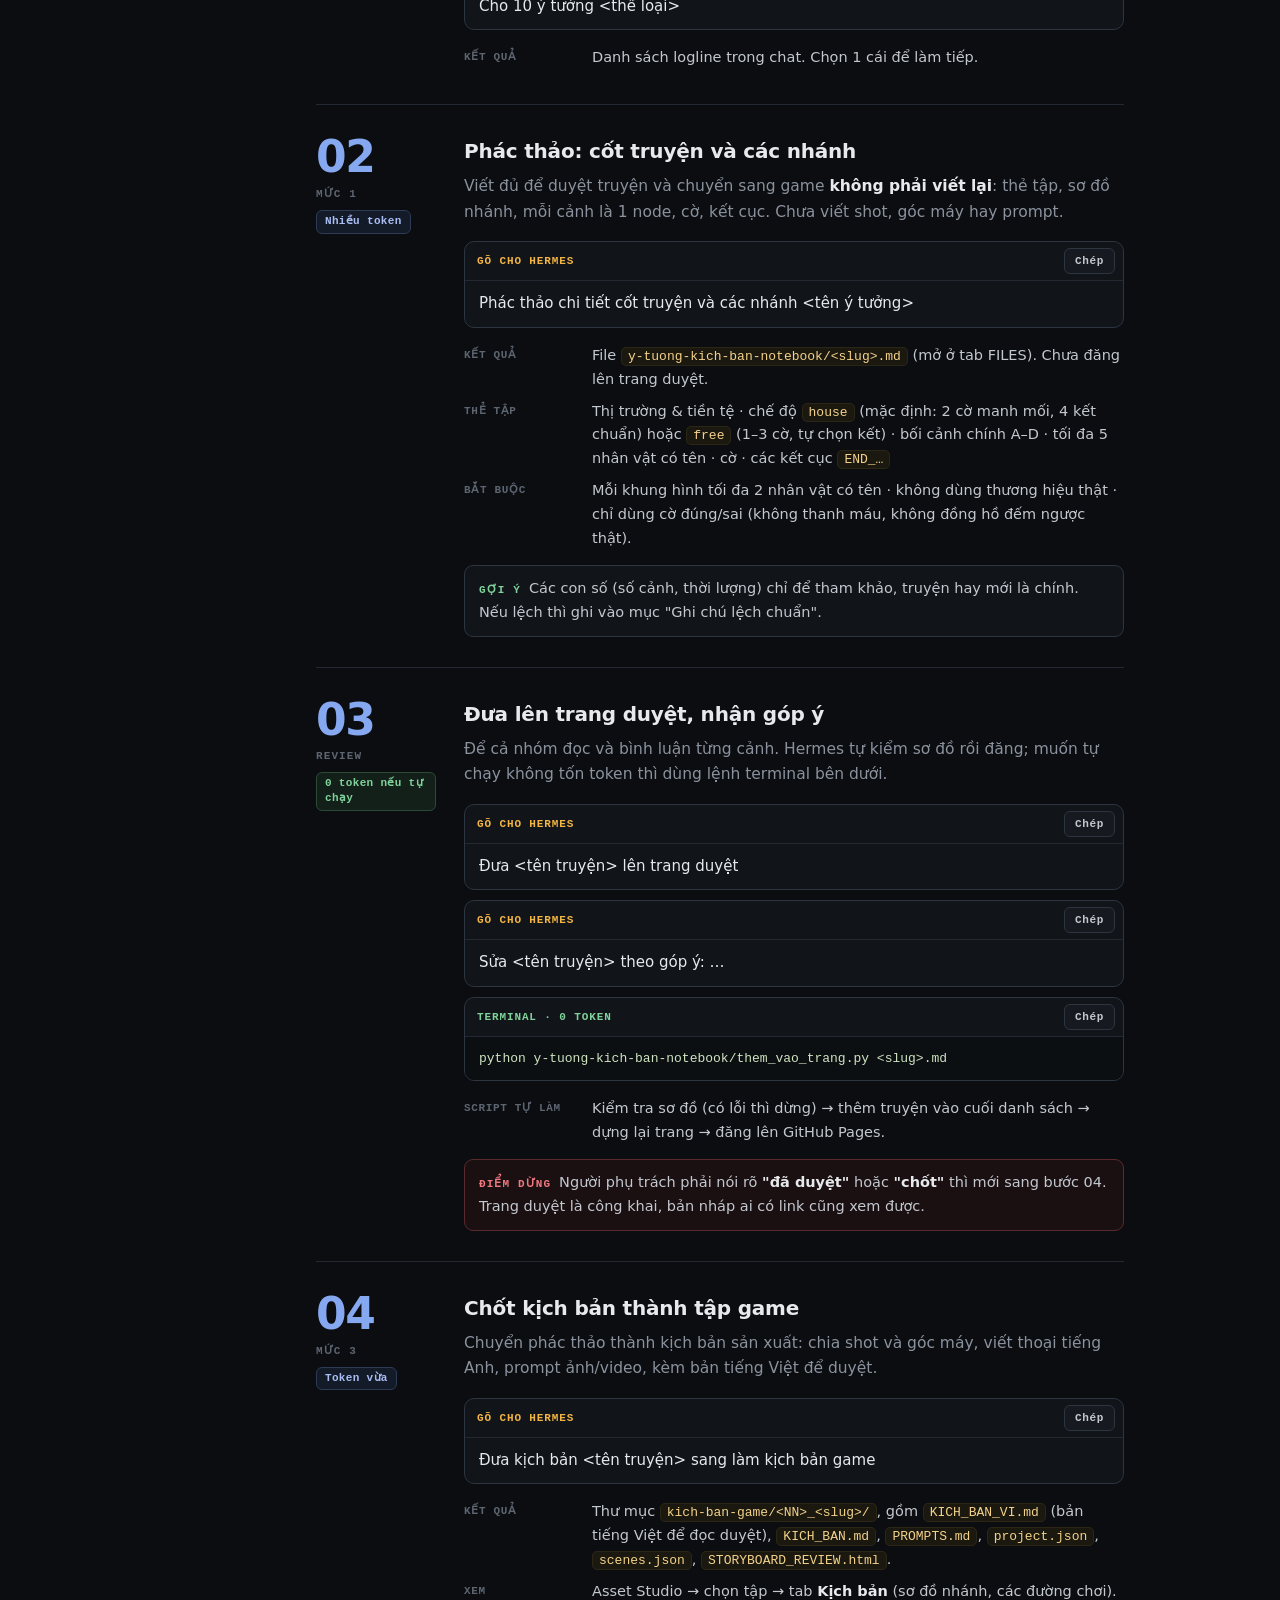
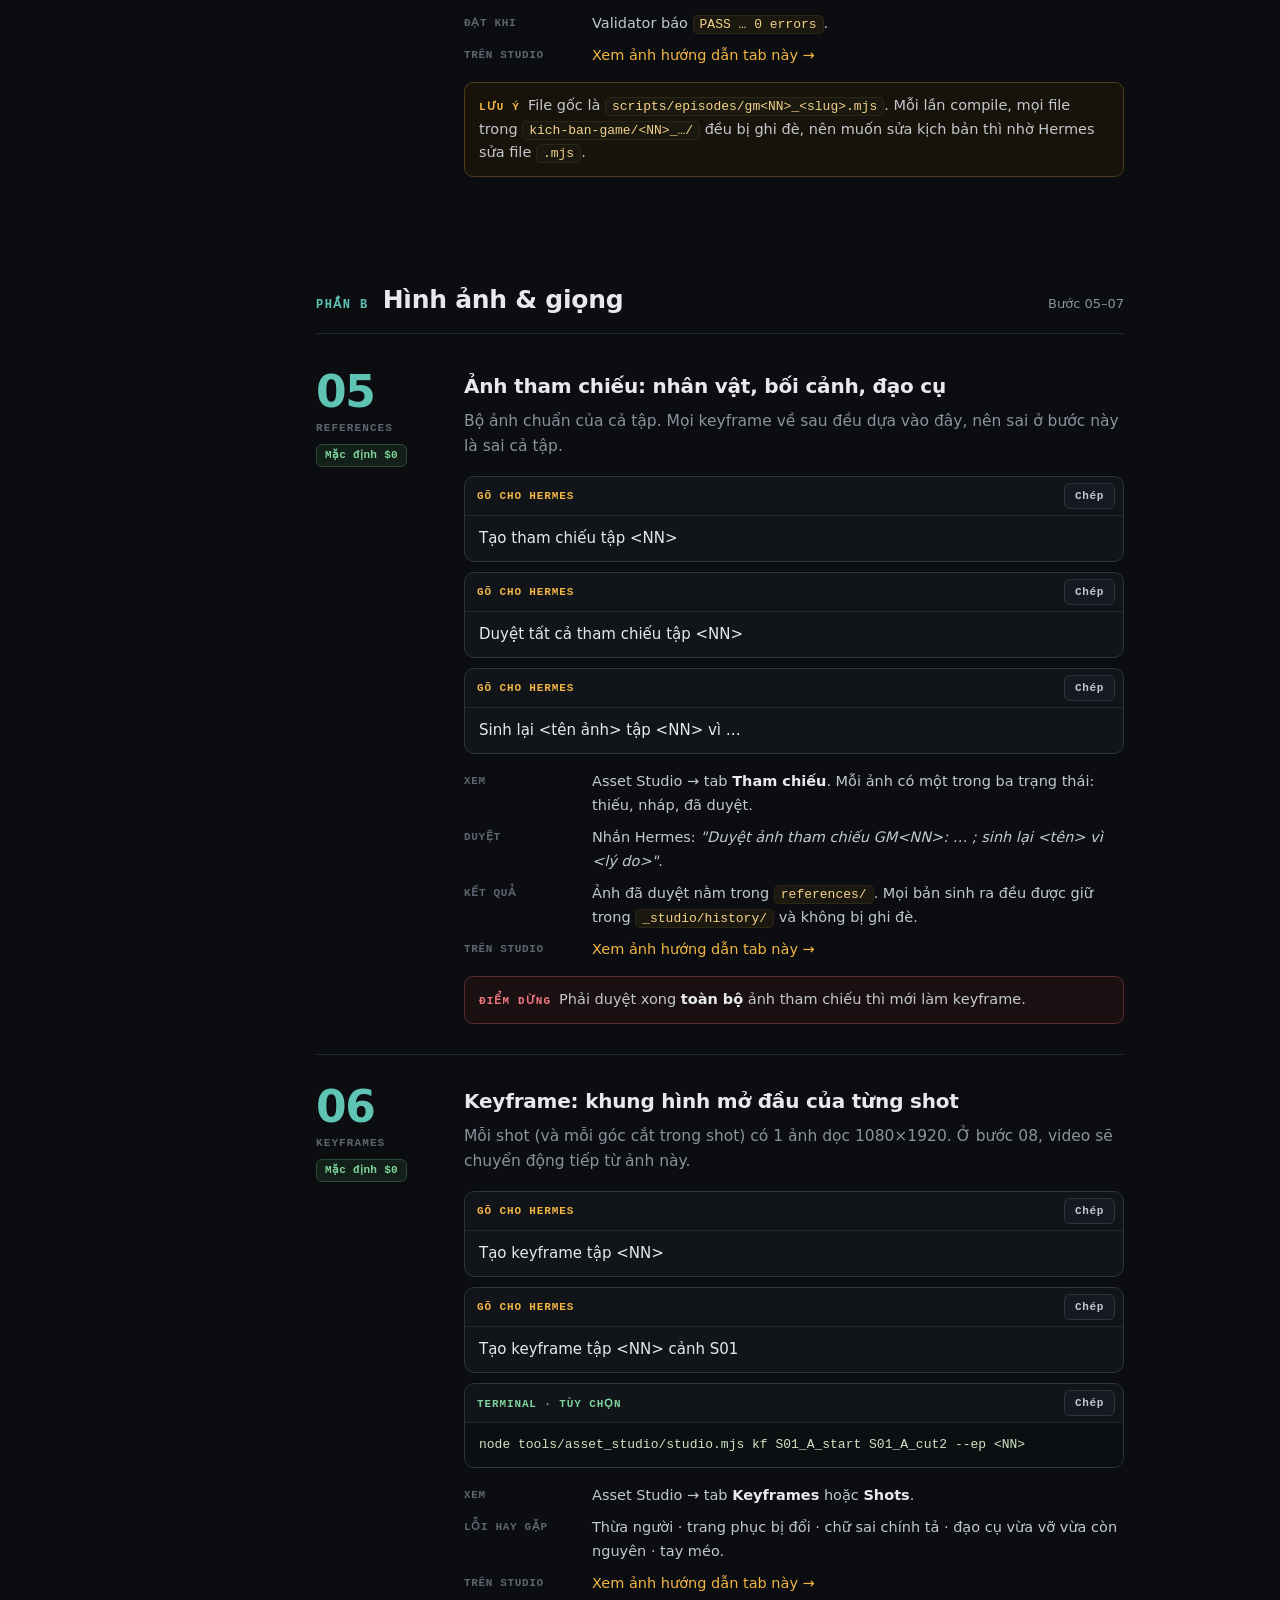
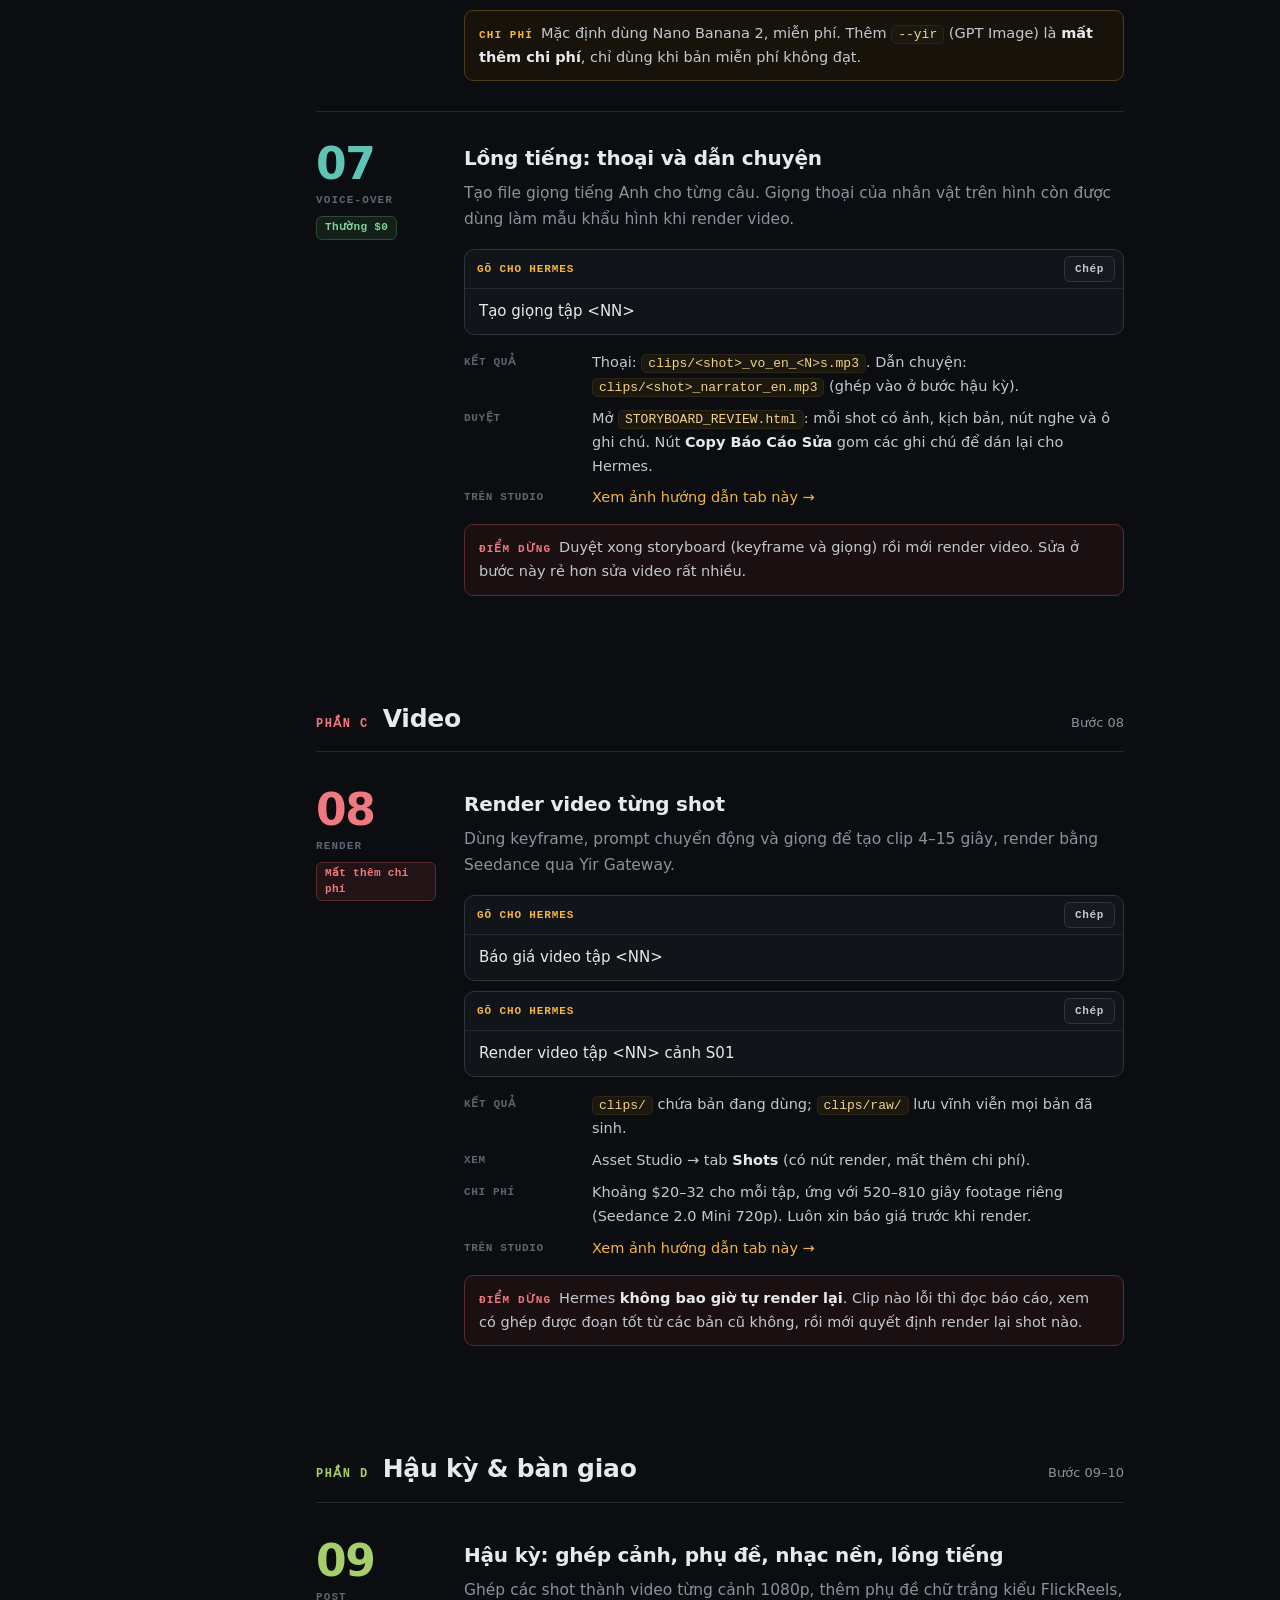
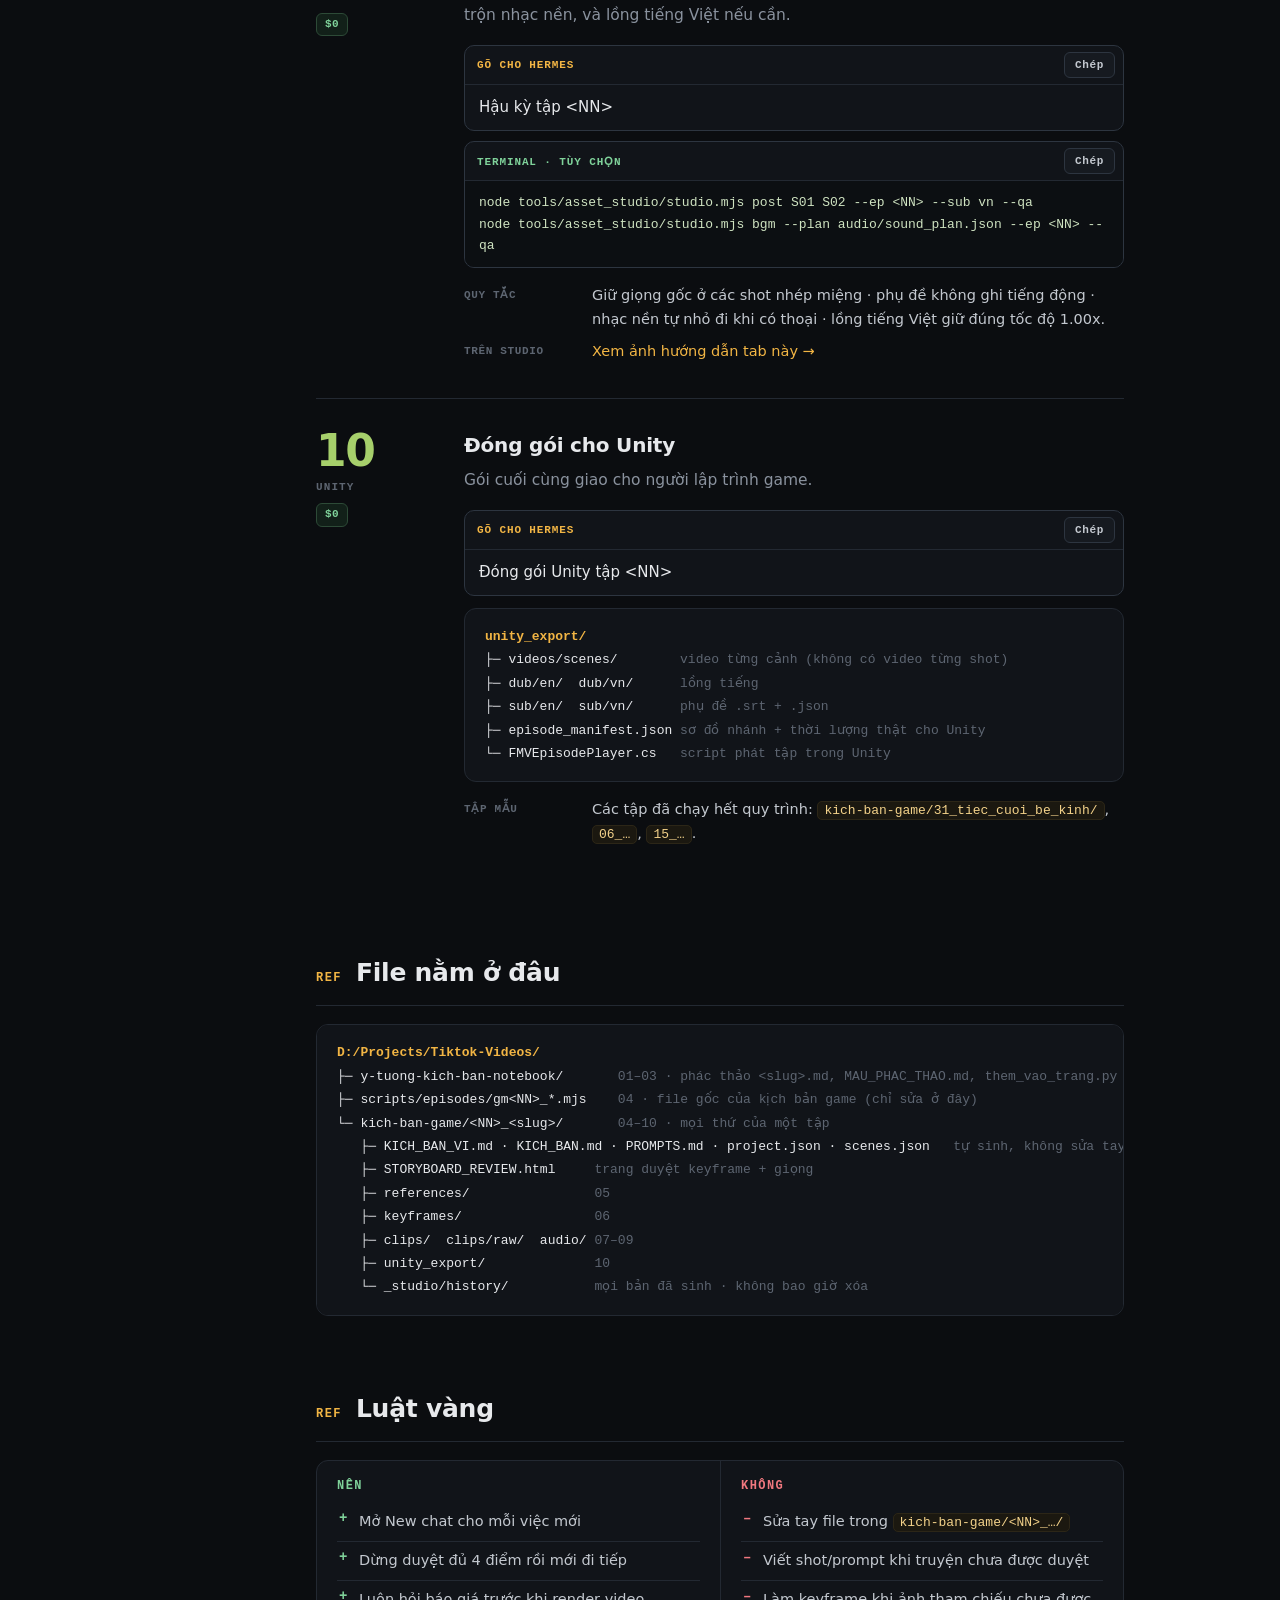
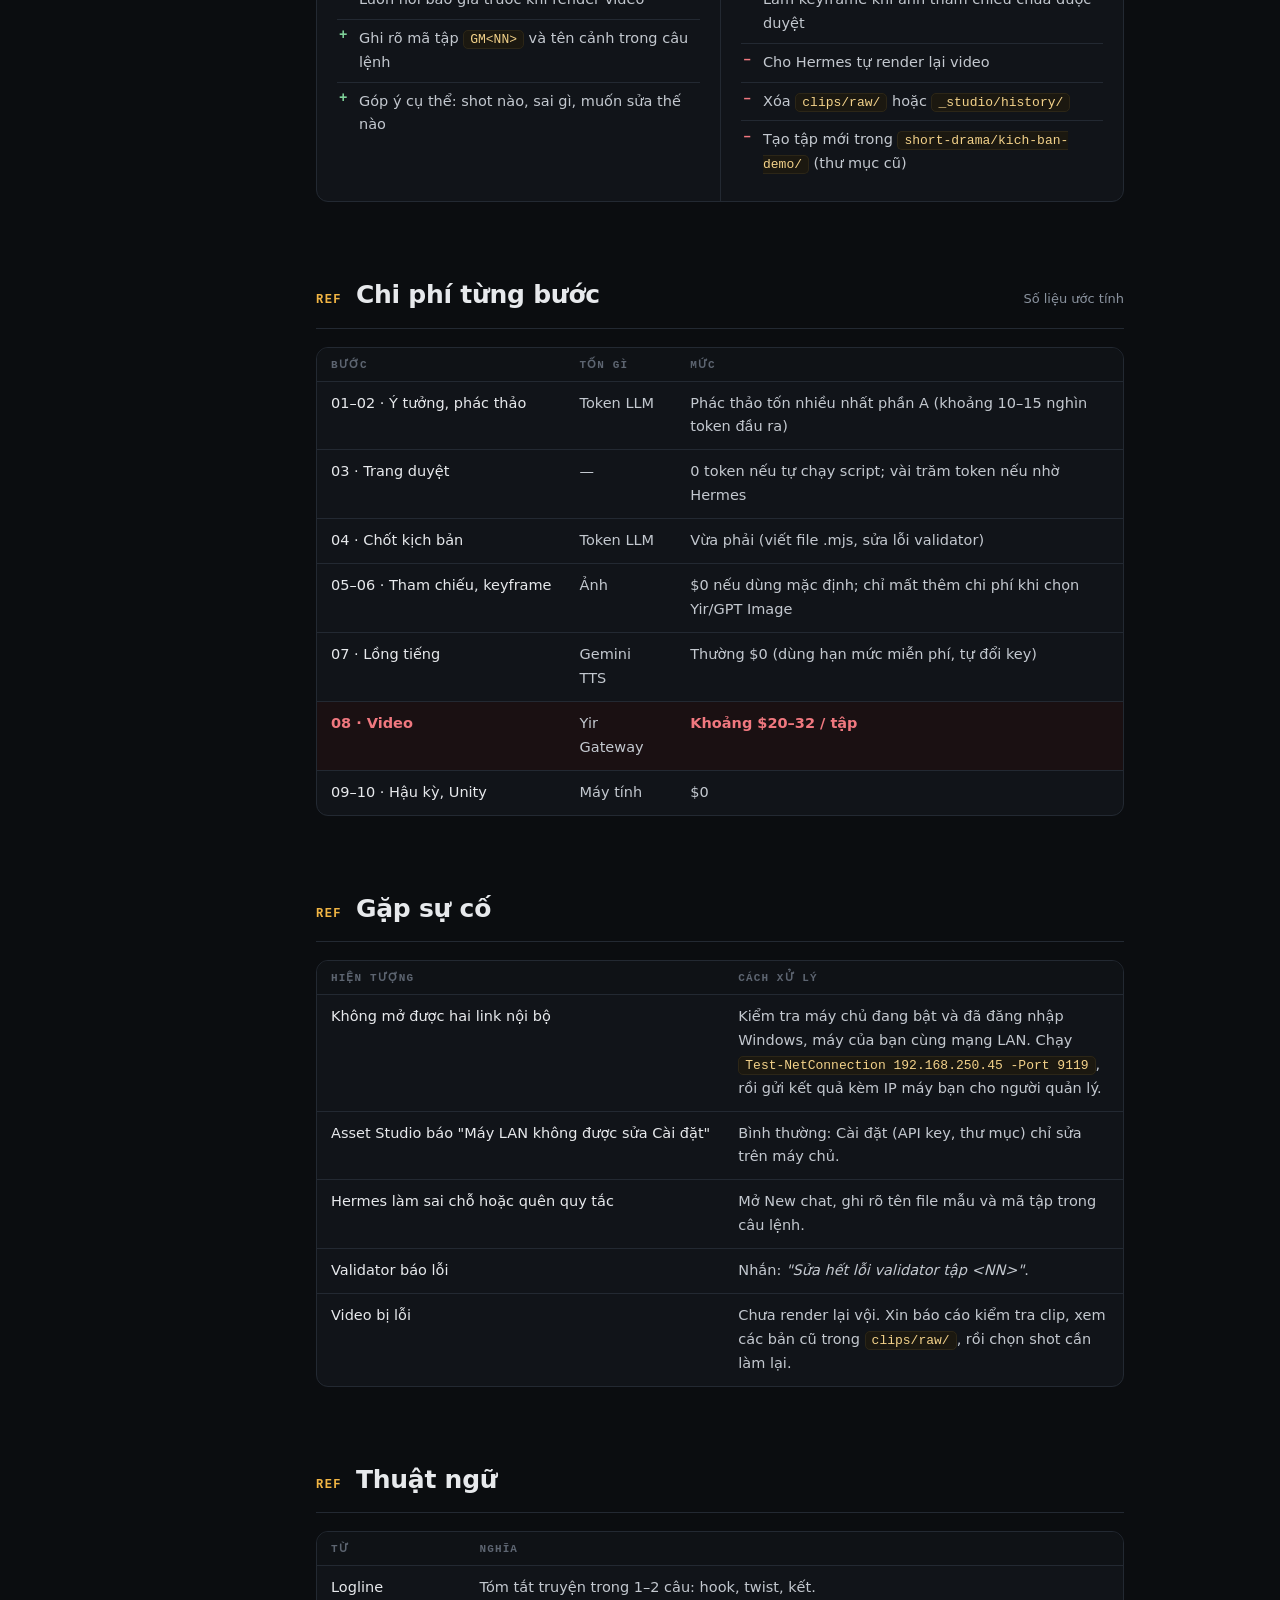
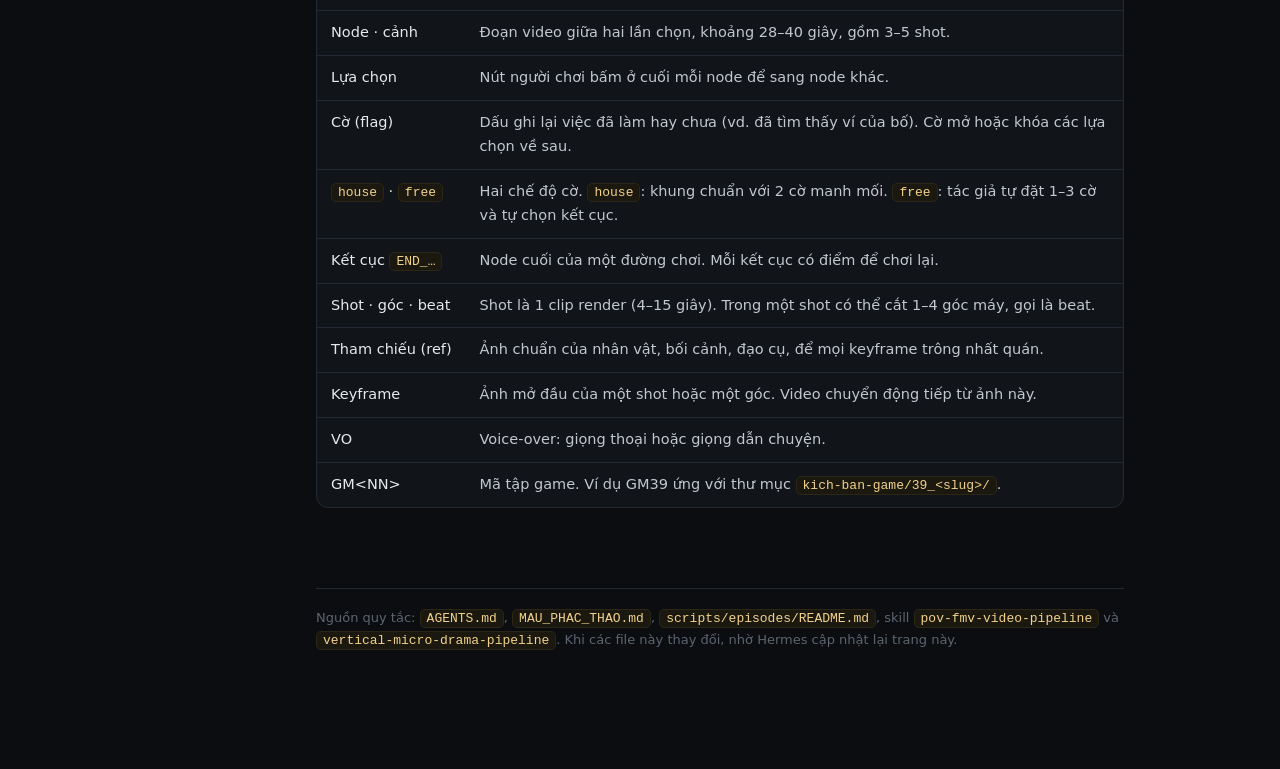
<file: huong-dan/HUONG_DAN_NGUOI_MOI.html>
<!doctype html>
<html lang="vi">
<head>
<meta charset="utf-8">
<meta name="viewport" content="width=device-width, initial-scale=1">
<title>Quy trình sản xuất FMV — Hướng dẫn người mới</title>
<link rel="stylesheet" href="huong_dan_assets/guide.css">
</head>
<body>
<div class="shell">

<aside>
  <div class="brand">FMV Pipeline</div>
  <div class="brand-sub">Hướng dẫn người mới · 11/2026</div>
  <a href="#vao"><span>00</span>Truy cập</a>
  <a href="#ban-do"><span>—</span>Bản đồ quy trình</a>
  <a href="HUONG_DAN_ASSET_STUDIO.html" class="ext"><span>↗</span>Cách dùng Asset Studio</a>
  <div class="navgrp"><i style="background:var(--pA)"></i>A · Kịch bản</div>
  <a href="#s1"><span>01</span>Ý tưởng</a><a href="#s2"><span>02</span>Phác thảo mức 1</a><a href="#s3"><span>03</span>Trang duyệt</a><a href="#s4"><span>04</span>Chốt tập game</a>
  <div class="navgrp"><i style="background:var(--pB)"></i>B · Hình &amp; giọng</div>
  <a href="#s5"><span>05</span>Ảnh tham chiếu</a><a href="#s6"><span>06</span>Keyframe</a><a href="#s7"><span>07</span>Lồng tiếng</a>
  <div class="navgrp"><i style="background:var(--pC)"></i>C · Video</div>
  <a href="#s8"><span>08</span>Render video</a>
  <div class="navgrp"><i style="background:var(--pD)"></i>D · Hậu kỳ</div>
  <a href="#s9"><span>09</span>Hậu kỳ</a><a href="#s10"><span>10</span>Gói Unity</a>
  <div class="navgrp"><i style="background:var(--faint)"></i>Tra cứu</div>
  <a href="#file"><span>·</span>Thư mục</a><a href="#luat"><span>·</span>Luật vàng</a><a href="#phi"><span>·</span>Chi phí</a><a href="#loi"><span>·</span>Sự cố</a><a href="#tu"><span>·</span>Thuật ngữ</a>
</aside>

<main>

<header id="vao">
  <div class="eyebrow">Quy trình sản xuất · Game FMV tương tác 9:16</div>
  <h1>Từ một ý tưởng đến gói bàn giao Unity</h1>
  <p class="lede">Không cần biết code. Ở mỗi bước, bạn <b class="w">gõ một câu lệnh cho Hermes</b> rồi <b class="w">xem và duyệt kết quả</b>. Cả quy trình có 10 bước và 4 điểm dừng để duyệt. Chỉ bước 08 (render video) là mất thêm chi phí.</p>
  <div class="access">
    <div><div class="k">Giao việc</div><div class="t">Hermes dashboard</div><a href="http://192.168.250.45:9119">192.168.250.45:9119</a><div class="d">Chat với Hermes, xem file ở tab FILES.</div></div>
    <div><div class="k">Xem tài nguyên</div><div class="t">Asset Studio</div><a href="http://192.168.250.45:5178">192.168.250.45:5178</a><div class="d">Ảnh, keyframe, giọng, clip. Máy khác đăng nhập là duyệt và sinh được. <a href="HUONG_DAN_ASSET_STUDIO.html">Cách dùng →</a></div></div>
    <div><div class="k">Duyệt kịch bản</div><div class="t">Trang review</div><a href="https://tviethung.github.io/kich-ban-review/">tviethung.github.io/<wbr>kich-ban-review</a><div class="d">Công khai, bình luận được theo từng khối.</div></div>
  </div>
  <div class="note n-tip"><b class="lab">Câu lệnh</b>Chỉ cần gõ câu ngắn như trong trang này, thay phần <code>&lt;…&gt;</code>. Hermes tự biết quy trình chi tiết (ghi trong <code>AGENTS.md</code>), xong mỗi bước sẽ gợi ý câu nên gõ tiếp. Quên đang ở bước nào thì gõ <code>Tập &lt;NN&gt; đang tới đâu</code>.</div>
  <div class="note n-tip"><b class="lab">Đăng nhập</b>Hai link nội bộ dùng chung user <code>gplay</code> và mật khẩu được cấp. Khi bắt đầu việc mới, bấm <b class="w">New chat</b> trên dashboard để Hermes không lẫn việc cũ và đỡ tốn token.</div>
  <div class="note n-warn"><b class="lab">Bảo mật</b>Chỉ dùng trong mạng LAN công ty. Ai đăng nhập được dashboard là chạy được lệnh trên máy chủ, nên không chia sẻ mật khẩu.</div>
</header>

<section class="blk" id="ban-do">
  <div class="shd"><span class="tagp">MAP</span><h2>Bản đồ quy trình</h2><span class="rt">Bấm vào một bước để xem chi tiết</span></div>
  <div class="map">
    <div class="col" style="--pc:var(--pA)"><div class="bar"></div><div class="ph">PHẦN A</div><div class="pn">Kịch bản</div><div class="pc">Chỉ tốn token</div>
      <a class="mstep" href="#s1"><b>01</b>Ý tưởng · logline</a><a class="mstep" href="#s2"><b>02</b>Phác thảo mức 1</a><a class="mstep" href="#s3"><b>03</b>Lên trang duyệt</a>
      <div class="mgate">Duyệt kịch bản</div><a class="mstep" href="#s4"><b>04</b>Chốt thành tập GM</a></div>
    <div class="col" style="--pc:var(--pB)"><div class="bar"></div><div class="ph">PHẦN B</div><div class="pn">Hình &amp; giọng</div><div class="pc">Mặc định $0</div>
      <a class="mstep" href="#s5"><b>05</b>Ảnh tham chiếu</a><div class="mgate">Duyệt tham chiếu</div>
      <a class="mstep" href="#s6"><b>06</b>Keyframe</a><a class="mstep" href="#s7"><b>07</b>Lồng tiếng · VO</a><div class="mgate">Duyệt storyboard</div></div>
    <div class="col" style="--pc:var(--pC)"><div class="bar"></div><div class="ph">PHẦN C</div><div class="pn">Video</div><div class="pc">Mất thêm chi phí · Yir Gateway</div>
      <a class="mstep" href="#s8"><b>08</b>Render từng shot</a><div class="mgate">Kiểm clip · không tự render lại</div></div>
    <div class="col" style="--pc:var(--pD)"><div class="bar"></div><div class="ph">PHẦN D</div><div class="pn">Hậu kỳ</div><div class="pc">$0 · chạy trên máy</div>
      <a class="mstep" href="#s9"><b>09</b>Ghép · phụ đề · nhạc</a><a class="mstep" href="#s10"><b>10</b>Gói Unity</a><div class="mgate done">Bàn giao</div></div>
  </div>
  <div class="maplegend"><span><i></i>Điểm dừng: chờ người duyệt rồi mới làm bước tiếp theo</span></div>
</section>

<!-- ===== A ===== -->
<section class="blk" style="--pc:var(--pA)">
  <div class="shd"><span class="tagp">PHẦN A</span><h2>Kịch bản</h2><span class="rt">Bước 01–04</span></div>

  <article class="step" id="s1">
    <div class="smeta"><div class="n">01</div><div class="p">Mức 0</div><span class="chip c-tok">Ít token</span></div>
    <div>
      <h3>Ý tưởng: loạt logline</h3>
      <p class="goal">Nhanh chóng có 5–10 ý tưởng, mỗi ý 2 câu, rồi chọn ý hay nhất. Chưa ghi gì vào file.</p>
      <div class="cmd"><div class="hd"><em>Gõ cho Hermes</em><button class="copy">Chép</button></div><pre>Trau chuốt ý tưởng: &lt;ý tưởng thô của bạn&gt;</pre></div><div class="cmd"><div class="hd"><em>Gõ cho Hermes</em><button class="copy">Chép</button></div><pre>Cho 10 ý tưởng &lt;thể loại&gt;</pre></div>
      <dl class="kv"><dt>Kết quả</dt><dd>Danh sách logline trong chat. Chọn 1 cái để làm tiếp.</dd></dl>
    </div>
  </article>

  <article class="step" id="s2">
    <div class="smeta"><div class="n">02</div><div class="p">Mức 1</div><span class="chip c-tok">Nhiều token</span></div>
    <div>
      <h3>Phác thảo: cốt truyện và các nhánh</h3>
      <p class="goal">Viết đủ để duyệt truyện và chuyển sang game <b class="w">không phải viết lại</b>: thẻ tập, sơ đồ nhánh, mỗi cảnh là 1 node, cờ, kết cục. Chưa viết shot, góc máy hay prompt.</p>
      <div class="cmd"><div class="hd"><em>Gõ cho Hermes</em><button class="copy">Chép</button></div><pre>Phác thảo chi tiết cốt truyện và các nhánh &lt;tên ý tưởng&gt;</pre></div>
      <dl class="kv">
        <dt>Kết quả</dt><dd>File <code>y-tuong-kich-ban-notebook/&lt;slug&gt;.md</code> (mở ở tab FILES). Chưa đăng lên trang duyệt.</dd>
        <dt>Thẻ tập</dt><dd>Thị trường &amp; tiền tệ · chế độ <code>house</code> (mặc định: 2 cờ manh mối, 4 kết chuẩn) hoặc <code>free</code> (1–3 cờ, tự chọn kết) · bối cảnh chính A–D · tối đa 5 nhân vật có tên · cờ · các kết cục <code>END_…</code></dd>
        <dt>Bắt buộc</dt><dd>Mỗi khung hình tối đa 2 nhân vật có tên · không dùng thương hiệu thật · chỉ dùng cờ đúng/sai (không thanh máu, không đồng hồ đếm ngược thật).</dd>
      </dl>
      <div class="note n-tip"><b class="lab">Gợi ý</b>Các con số (số cảnh, thời lượng) chỉ để tham khảo, truyện hay mới là chính. Nếu lệch thì ghi vào mục "Ghi chú lệch chuẩn".</div>
    </div>
  </article>

  <article class="step" id="s3">
    <div class="smeta"><div class="n">03</div><div class="p">Review</div><span class="chip c-free">0 token nếu tự chạy</span></div>
    <div>
      <h3>Đưa lên trang duyệt, nhận góp ý</h3>
      <p class="goal">Để cả nhóm đọc và bình luận từng cảnh. Hermes tự kiểm sơ đồ rồi đăng; muốn tự chạy không tốn token thì dùng lệnh terminal bên dưới.</p>
      <div class="cmd"><div class="hd"><em>Gõ cho Hermes</em><button class="copy">Chép</button></div><pre>Đưa &lt;tên truyện&gt; lên trang duyệt</pre></div><div class="cmd"><div class="hd"><em>Gõ cho Hermes</em><button class="copy">Chép</button></div><pre>Sửa &lt;tên truyện&gt; theo góp ý: …</pre></div><div class="cmd term"><div class="hd"><em>Terminal · 0 token</em><button class="copy">Chép</button></div><pre>python y-tuong-kich-ban-notebook/them_vao_trang.py &lt;slug&gt;.md</pre></div>
      <dl class="kv"><dt>Script tự làm</dt><dd>Kiểm tra sơ đồ (có lỗi thì dừng) → thêm truyện vào cuối danh sách → dựng lại trang → đăng lên GitHub Pages.</dd></dl>
      <div class="note n-stop"><b class="lab">Điểm dừng</b>Người phụ trách phải nói rõ <b class="w">"đã duyệt"</b> hoặc <b class="w">"chốt"</b> thì mới sang bước 04. Trang duyệt là công khai, bản nháp ai có link cũng xem được.</div>
    </div>
  </article>

  <article class="step" id="s4">
    <div class="smeta"><div class="n">04</div><div class="p">Mức 3</div><span class="chip c-tok">Token vừa</span></div>
    <div>
      <h3>Chốt kịch bản thành tập game</h3>
      <p class="goal">Chuyển phác thảo thành kịch bản sản xuất: chia shot và góc máy, viết thoại tiếng Anh, prompt ảnh/video, kèm bản tiếng Việt để duyệt.</p>
      <div class="cmd"><div class="hd"><em>Gõ cho Hermes</em><button class="copy">Chép</button></div><pre>Đưa kịch bản &lt;tên truyện&gt; sang làm kịch bản game</pre></div>
      <dl class="kv">
        <dt>Kết quả</dt><dd>Thư mục <code>kich-ban-game/&lt;NN&gt;_&lt;slug&gt;/</code>, gồm <code>KICH_BAN_VI.md</code> (bản tiếng Việt để đọc duyệt), <code>KICH_BAN.md</code>, <code>PROMPTS.md</code>, <code>project.json</code>, <code>scenes.json</code>, <code>STORYBOARD_REVIEW.html</code>.</dd>
        <dt>Xem</dt><dd>Asset Studio → chọn tập → tab <b class="w">Kịch bản</b> (sơ đồ nhánh, các đường chơi).</dd>
        <dt>Đạt khi</dt><dd>Validator báo <code>PASS … 0 errors</code>.</dd>
      <dt>Trên Studio</dt><dd><a href="HUONG_DAN_ASSET_STUDIO.html#02-kich-ban">Xem ảnh hướng dẫn tab này →</a></dd></dl>
      <div class="note n-warn"><b class="lab">Lưu ý</b>File gốc là <code>scripts/episodes/gm&lt;NN&gt;_&lt;slug&gt;.mjs</code>. Mỗi lần compile, mọi file trong <code>kich-ban-game/&lt;NN&gt;_…/</code> đều bị ghi đè, nên muốn sửa kịch bản thì nhờ Hermes sửa file <code>.mjs</code>.</div>
    </div>
  </article>
</section>

<!-- ===== B ===== -->
<section class="blk" style="--pc:var(--pB)">
  <div class="shd"><span class="tagp">PHẦN B</span><h2>Hình ảnh &amp; giọng</h2><span class="rt">Bước 05–07</span></div>

  <article class="step" id="s5">
    <div class="smeta"><div class="n">05</div><div class="p">References</div><span class="chip c-free">Mặc định $0</span></div>
    <div>
      <h3>Ảnh tham chiếu: nhân vật, bối cảnh, đạo cụ</h3>
      <p class="goal">Bộ ảnh chuẩn của cả tập. Mọi keyframe về sau đều dựa vào đây, nên sai ở bước này là sai cả tập.</p>
      <div class="cmd"><div class="hd"><em>Gõ cho Hermes</em><button class="copy">Chép</button></div><pre>Tạo tham chiếu tập &lt;NN&gt;</pre></div><div class="cmd"><div class="hd"><em>Gõ cho Hermes</em><button class="copy">Chép</button></div><pre>Duyệt tất cả tham chiếu tập &lt;NN&gt;</pre></div><div class="cmd"><div class="hd"><em>Gõ cho Hermes</em><button class="copy">Chép</button></div><pre>Sinh lại &lt;tên ảnh&gt; tập &lt;NN&gt; vì …</pre></div>
      <dl class="kv">
        <dt>Xem</dt><dd>Asset Studio → tab <b class="w">Tham chiếu</b>. Mỗi ảnh có một trong ba trạng thái: thiếu, nháp, đã duyệt.</dd>
        <dt>Duyệt</dt><dd>Nhắn Hermes: <i>"Duyệt ảnh tham chiếu GM&lt;NN&gt;: … ; sinh lại &lt;tên&gt; vì &lt;lý do&gt;"</i>.</dd>
        <dt>Kết quả</dt><dd>Ảnh đã duyệt nằm trong <code>references/</code>. Mọi bản sinh ra đều được giữ trong <code>_studio/history/</code> và không bị ghi đè.</dd>
      <dt>Trên Studio</dt><dd><a href="HUONG_DAN_ASSET_STUDIO.html#03-tham-chieu">Xem ảnh hướng dẫn tab này →</a></dd></dl>
      <div class="note n-stop"><b class="lab">Điểm dừng</b>Phải duyệt xong <b class="w">toàn bộ</b> ảnh tham chiếu thì mới làm keyframe.</div>
    </div>
  </article>

  <article class="step" id="s6">
    <div class="smeta"><div class="n">06</div><div class="p">Keyframes</div><span class="chip c-free">Mặc định $0</span></div>
    <div>
      <h3>Keyframe: khung hình mở đầu của từng shot</h3>
      <p class="goal">Mỗi shot (và mỗi góc cắt trong shot) có 1 ảnh dọc 1080×1920. Ở bước 08, video sẽ chuyển động tiếp từ ảnh này.</p>
      <div class="cmd"><div class="hd"><em>Gõ cho Hermes</em><button class="copy">Chép</button></div><pre>Tạo keyframe tập &lt;NN&gt;</pre></div><div class="cmd"><div class="hd"><em>Gõ cho Hermes</em><button class="copy">Chép</button></div><pre>Tạo keyframe tập &lt;NN&gt; cảnh S01</pre></div>
      <div class="cmd term"><div class="hd"><em>Terminal · tùy chọn</em><button class="copy">Chép</button></div><pre>node tools/asset_studio/studio.mjs kf S01_A_start S01_A_cut2 --ep &lt;NN&gt;</pre></div>
      <dl class="kv"><dt>Xem</dt><dd>Asset Studio → tab <b class="w">Keyframes</b> hoặc <b class="w">Shots</b>.</dd>
      <dt>Lỗi hay gặp</dt><dd>Thừa người · trang phục bị đổi · chữ sai chính tả · đạo cụ vừa vỡ vừa còn nguyên · tay méo.</dd><dt>Trên Studio</dt><dd><a href="HUONG_DAN_ASSET_STUDIO.html#05-keyframes">Xem ảnh hướng dẫn tab này →</a></dd></dl>
      <div class="note n-warn"><b class="lab">Chi phí</b>Mặc định dùng Nano Banana 2, miễn phí. Thêm <code>--yir</code> (GPT Image) là <b class="w">mất thêm chi phí</b>, chỉ dùng khi bản miễn phí không đạt.</div>
    </div>
  </article>

  <article class="step" id="s7">
    <div class="smeta"><div class="n">07</div><div class="p">Voice-over</div><span class="chip c-free">Thường $0</span></div>
    <div>
      <h3>Lồng tiếng: thoại và dẫn chuyện</h3>
      <p class="goal">Tạo file giọng tiếng Anh cho từng câu. Giọng thoại của nhân vật trên hình còn được dùng làm mẫu khẩu hình khi render video.</p>
      <div class="cmd"><div class="hd"><em>Gõ cho Hermes</em><button class="copy">Chép</button></div><pre>Tạo giọng tập &lt;NN&gt;</pre></div>
      <dl class="kv">
        <dt>Kết quả</dt><dd>Thoại: <code>clips/&lt;shot&gt;_vo_en_&lt;N&gt;s.mp3</code>. Dẫn chuyện: <code>clips/&lt;shot&gt;_narrator_en.mp3</code> (ghép vào ở bước hậu kỳ).</dd>
        <dt>Duyệt</dt><dd>Mở <code>STORYBOARD_REVIEW.html</code>: mỗi shot có ảnh, kịch bản, nút nghe và ô ghi chú. Nút <b class="w">Copy Báo Cáo Sửa</b> gom các ghi chú để dán lại cho Hermes.</dd>
      <dt>Trên Studio</dt><dd><a href="HUONG_DAN_ASSET_STUDIO.html#06-vo">Xem ảnh hướng dẫn tab này →</a></dd></dl>
      <div class="note n-stop"><b class="lab">Điểm dừng</b>Duyệt xong storyboard (keyframe và giọng) rồi mới render video. Sửa ở bước này rẻ hơn sửa video rất nhiều.</div>
    </div>
  </article>
</section>

<!-- ===== C ===== -->
<section class="blk" style="--pc:var(--pC)">
  <div class="shd"><span class="tagp">PHẦN C</span><h2>Video</h2><span class="rt">Bước 08</span></div>
  <article class="step" id="s8">
    <div class="smeta"><div class="n">08</div><div class="p">Render</div><span class="chip c-paid">Mất thêm chi phí</span></div>
    <div>
      <h3>Render video từng shot</h3>
      <p class="goal">Dùng keyframe, prompt chuyển động và giọng để tạo clip 4–15 giây, render bằng Seedance qua Yir Gateway.</p>
      <div class="cmd"><div class="hd"><em>Gõ cho Hermes</em><button class="copy">Chép</button></div><pre>Báo giá video tập &lt;NN&gt;</pre></div><div class="cmd"><div class="hd"><em>Gõ cho Hermes</em><button class="copy">Chép</button></div><pre>Render video tập &lt;NN&gt; cảnh S01</pre></div>
      <dl class="kv">
        <dt>Kết quả</dt><dd><code>clips/</code> chứa bản đang dùng; <code>clips/raw/</code> lưu vĩnh viễn mọi bản đã sinh.</dd>
        <dt>Xem</dt><dd>Asset Studio → tab <b class="w">Shots</b> (có nút render, mất thêm chi phí).</dd>
        <dt>Chi phí</dt><dd>Khoảng $20–32 cho mỗi tập, ứng với 520–810 giây footage riêng (Seedance 2.0 Mini 720p). Luôn xin báo giá trước khi render.</dd>
      <dt>Trên Studio</dt><dd><a href="HUONG_DAN_ASSET_STUDIO.html#07-shots">Xem ảnh hướng dẫn tab này →</a></dd></dl>
      <div class="note n-stop"><b class="lab">Điểm dừng</b>Hermes <b class="w">không bao giờ tự render lại</b>. Clip nào lỗi thì đọc báo cáo, xem có ghép được đoạn tốt từ các bản cũ không, rồi mới quyết định render lại shot nào.</div>
    </div>
  </article>
</section>

<!-- ===== D ===== -->
<section class="blk" style="--pc:var(--pD)">
  <div class="shd"><span class="tagp">PHẦN D</span><h2>Hậu kỳ &amp; bàn giao</h2><span class="rt">Bước 09–10</span></div>

  <article class="step" id="s9">
    <div class="smeta"><div class="n">09</div><div class="p">Post</div><span class="chip c-free">$0</span></div>
    <div>
      <h3>Hậu kỳ: ghép cảnh, phụ đề, nhạc nền, lồng tiếng</h3>
      <p class="goal">Ghép các shot thành video từng cảnh 1080p, thêm phụ đề chữ trắng kiểu FlickReels, trộn nhạc nền, và lồng tiếng Việt nếu cần.</p>
      <div class="cmd"><div class="hd"><em>Gõ cho Hermes</em><button class="copy">Chép</button></div><pre>Hậu kỳ tập &lt;NN&gt;</pre></div>
      <div class="cmd term"><div class="hd"><em>Terminal · tùy chọn</em><button class="copy">Chép</button></div><pre>node tools/asset_studio/studio.mjs post S01 S02 --ep &lt;NN&gt; --sub vn --qa
node tools/asset_studio/studio.mjs bgm --plan audio/sound_plan.json --ep &lt;NN&gt; --qa</pre></div>
      <dl class="kv"><dt>Quy tắc</dt><dd>Giữ giọng gốc ở các shot nhép miệng · phụ đề không ghi tiếng động · nhạc nền tự nhỏ đi khi có thoại · lồng tiếng Việt giữ đúng tốc độ 1.00x.</dd><dt>Trên Studio</dt><dd><a href="HUONG_DAN_ASSET_STUDIO.html#09-hau-ky">Xem ảnh hướng dẫn tab này →</a></dd></dl>
    </div>
  </article>

  <article class="step" id="s10">
    <div class="smeta"><div class="n">10</div><div class="p">Unity</div><span class="chip c-free">$0</span></div>
    <div>
      <h3>Đóng gói cho Unity</h3>
      <p class="goal">Gói cuối cùng giao cho người lập trình game.</p>
      <div class="cmd"><div class="hd"><em>Gõ cho Hermes</em><button class="copy">Chép</button></div><pre>Đóng gói Unity tập &lt;NN&gt;</pre></div>
      <div class="tree"><b>unity_export/</b>
├─ videos/scenes/        <i>video từng cảnh (không có video từng shot)</i>
├─ dub/en/  dub/vn/      <i>lồng tiếng</i>
├─ sub/en/  sub/vn/      <i>phụ đề .srt + .json</i>
├─ episode_manifest.json <i>sơ đồ nhánh + thời lượng thật cho Unity</i>
└─ FMVEpisodePlayer.cs   <i>script phát tập trong Unity</i></div>
      <dl class="kv"><dt>Tập mẫu</dt><dd>Các tập đã chạy hết quy trình: <code>kich-ban-game/31_tiec_cuoi_be_kinh/</code>, <code>06_…</code>, <code>15_…</code>.</dd></dl>
    </div>
  </article>
</section>

<!-- ===== Tra cứu ===== -->
<section class="blk" id="file">
  <div class="shd"><span class="tagp">REF</span><h2>File nằm ở đâu</h2></div>
<div class="tree"><b>D:/Projects/Tiktok-Videos/</b>
├─ y-tuong-kich-ban-notebook/       <i>01–03 · phác thảo &lt;slug&gt;.md, MAU_PHAC_THAO.md, them_vao_trang.py</i>
├─ scripts/episodes/gm&lt;NN&gt;_*.mjs    <i>04 · file gốc của kịch bản game (chỉ sửa ở đây)</i>
└─ kich-ban-game/&lt;NN&gt;_&lt;slug&gt;/       <i>04–10 · mọi thứ của một tập</i>
   ├─ KICH_BAN_VI.md · KICH_BAN.md · PROMPTS.md · project.json · scenes.json   <i>tự sinh, không sửa tay</i>
   ├─ STORYBOARD_REVIEW.html     <i>trang duyệt keyframe + giọng</i>
   ├─ references/                <i>05</i>
   ├─ keyframes/                 <i>06</i>
   ├─ clips/  clips/raw/  audio/ <i>07–09</i>
   ├─ unity_export/              <i>10</i>
   └─ _studio/history/           <i>mọi bản đã sinh · không bao giờ xóa</i></div>
</section>

<section class="blk" id="luat">
  <div class="shd"><span class="tagp">REF</span><h2>Luật vàng</h2></div>
  <div class="rules">
    <div class="do"><h3>Nên</h3><ul>
      <li>Mở New chat cho mỗi việc mới</li>
      <li>Dừng duyệt đủ 4 điểm rồi mới đi tiếp</li>
      <li>Luôn hỏi báo giá trước khi render video</li>
      <li>Ghi rõ mã tập <code>GM&lt;NN&gt;</code> và tên cảnh trong câu lệnh</li>
      <li>Góp ý cụ thể: shot nào, sai gì, muốn sửa thế nào</li>
    </ul></div>
    <div class="dont"><h3>Không</h3><ul>
      <li>Sửa tay file trong <code>kich-ban-game/&lt;NN&gt;_…/</code></li>
      <li>Viết shot/prompt khi truyện chưa được duyệt</li>
      <li>Làm keyframe khi ảnh tham chiếu chưa được duyệt</li>
      <li>Cho Hermes tự render lại video</li>
      <li>Xóa <code>clips/raw/</code> hoặc <code>_studio/history/</code></li>
      <li>Tạo tập mới trong <code>short-drama/kich-ban-demo/</code> (thư mục cũ)</li>
    </ul></div>
  </div>
</section>

<section class="blk" id="phi">
  <div class="shd"><span class="tagp">REF</span><h2>Chi phí từng bước</h2><span class="rt">Số liệu ước tính</span></div>
  <table>
    <tr><th>Bước</th><th>Tốn gì</th><th>Mức</th></tr>
    <tr><td>01–02 · Ý tưởng, phác thảo</td><td>Token LLM</td><td>Phác thảo tốn nhiều nhất phần A (khoảng 10–15 nghìn token đầu ra)</td></tr>
    <tr><td>03 · Trang duyệt</td><td>—</td><td>0 token nếu tự chạy script; vài trăm token nếu nhờ Hermes</td></tr>
    <tr><td>04 · Chốt kịch bản</td><td>Token LLM</td><td>Vừa phải (viết file .mjs, sửa lỗi validator)</td></tr>
    <tr><td>05–06 · Tham chiếu, keyframe</td><td>Ảnh</td><td>$0 nếu dùng mặc định; chỉ mất thêm chi phí khi chọn Yir/GPT Image</td></tr>
    <tr><td>07 · Lồng tiếng</td><td>Gemini TTS</td><td>Thường $0 (dùng hạn mức miễn phí, tự đổi key)</td></tr>
    <tr class="hot"><td>08 · Video</td><td>Yir Gateway</td><td>Khoảng $20–32 / tập</td></tr>
    <tr><td>09–10 · Hậu kỳ, Unity</td><td>Máy tính</td><td>$0</td></tr>
  </table>
</section>

<section class="blk" id="loi">
  <div class="shd"><span class="tagp">REF</span><h2>Gặp sự cố</h2></div>
  <table>
    <tr><th>Hiện tượng</th><th>Cách xử lý</th></tr>
    <tr><td>Không mở được hai link nội bộ</td><td>Kiểm tra máy chủ đang bật và đã đăng nhập Windows, máy của bạn cùng mạng LAN. Chạy <code>Test-NetConnection 192.168.250.45 -Port 9119</code>, rồi gửi kết quả kèm IP máy bạn cho người quản lý.</td></tr>
    <tr><td>Asset Studio báo "Máy LAN không được sửa Cài đặt"</td><td>Bình thường: Cài đặt (API key, thư mục) chỉ sửa trên máy chủ.</td></tr>
    <tr><td>Hermes làm sai chỗ hoặc quên quy tắc</td><td>Mở New chat, ghi rõ tên file mẫu và mã tập trong câu lệnh.</td></tr>
    <tr><td>Validator báo lỗi</td><td>Nhắn: <i>"Sửa hết lỗi validator tập &lt;NN&gt;"</i>.</td></tr>
    <tr><td>Video bị lỗi</td><td>Chưa render lại vội. Xin báo cáo kiểm tra clip, xem các bản cũ trong <code>clips/raw/</code>, rồi chọn shot cần làm lại.</td></tr>
  </table>
</section>

<section class="blk" id="tu">
  <div class="shd"><span class="tagp">REF</span><h2>Thuật ngữ</h2></div>
  <table>
    <tr><th>Từ</th><th>Nghĩa</th></tr>
    <tr><td>Logline</td><td>Tóm tắt truyện trong 1–2 câu: hook, twist, kết.</td></tr>
    <tr><td>Node · cảnh</td><td>Đoạn video giữa hai lần chọn, khoảng 28–40 giây, gồm 3–5 shot.</td></tr>
    <tr><td>Lựa chọn</td><td>Nút người chơi bấm ở cuối mỗi node để sang node khác.</td></tr>
    <tr><td>Cờ (flag)</td><td>Dấu ghi lại việc đã làm hay chưa (vd. đã tìm thấy ví của bố). Cờ mở hoặc khóa các lựa chọn về sau.</td></tr>
    <tr><td><code>house</code> · <code>free</code></td><td>Hai chế độ cờ. <code>house</code>: khung chuẩn với 2 cờ manh mối. <code>free</code>: tác giả tự đặt 1–3 cờ và tự chọn kết cục.</td></tr>
    <tr><td>Kết cục <code>END_…</code></td><td>Node cuối của một đường chơi. Mỗi kết cục có điểm để chơi lại.</td></tr>
    <tr><td>Shot · góc · beat</td><td>Shot là 1 clip render (4–15 giây). Trong một shot có thể cắt 1–4 góc máy, gọi là beat.</td></tr>
    <tr><td>Tham chiếu (ref)</td><td>Ảnh chuẩn của nhân vật, bối cảnh, đạo cụ, để mọi keyframe trông nhất quán.</td></tr>
    <tr><td>Keyframe</td><td>Ảnh mở đầu của một shot hoặc một góc. Video chuyển động tiếp từ ảnh này.</td></tr>
    <tr><td>VO</td><td>Voice-over: giọng thoại hoặc giọng dẫn chuyện.</td></tr>
    <tr><td>GM&lt;NN&gt;</td><td>Mã tập game. Ví dụ GM39 ứng với thư mục <code>kich-ban-game/39_&lt;slug&gt;/</code>.</td></tr>
  </table>
</section>

<footer>Nguồn quy tắc: <code>AGENTS.md</code>, <code>MAU_PHAC_THAO.md</code>, <code>scripts/episodes/README.md</code>, skill <code>pov-fmv-video-pipeline</code> và <code>vertical-micro-drama-pipeline</code>. Khi các file này thay đổi, nhờ Hermes cập nhật lại trang này.</footer>
</main>
</div>
<script>
document.querySelectorAll('.copy').forEach(b=>b.addEventListener('click',()=>{
  const t=b.closest('.cmd').querySelector('pre').innerText.trim();
  const done=()=>{b.textContent='Đã chép';b.classList.add('ok');setTimeout(()=>{b.textContent='Chép';b.classList.remove('ok')},1500)};
  (navigator.clipboard&&window.isSecureContext?navigator.clipboard.writeText(t):Promise.reject()).then(done).catch(()=>{
    const a=document.createElement('textarea');a.value=t;document.body.appendChild(a);a.select();document.execCommand('copy');a.remove();done();});
}));
// scrollspy: tô sáng mục đang đọc ở thanh bên
const links=[...document.querySelectorAll('aside a')], byId=Object.fromEntries(links.map(a=>[a.hash.slice(1),a]));
const io=new IntersectionObserver(es=>es.forEach(e=>{if(e.isIntersecting){links.forEach(a=>a.classList.remove('on'));byId[e.target.id]?.classList.add('on')}}),{rootMargin:'-20% 0px -70% 0px'});
Object.keys(byId).forEach(id=>{const el=document.getElementById(id); if(el) io.observe(el)});
</script>
</body>
</html>
</file>
<file: huong-dan/huong_dan_assets/guide.css>
:root{
  --bg:#0b0d10; --panel:#111419; --panel2:#161a20; --line:#232932; --line2:#2d3540;
  --ink:#e7e9ec; --ink2:#c3c8cf; --muted:#8a929e; --faint:#5d6571;
  --accent:#f2b544; --accent-ink:#1a1306;
  --pA:#86a8f0; --pB:#5fc4b4; --pC:#f0787f; --pD:#a6cf6b;
  --stop:#f0787f; --ok:#7fd29a;
  --mono:"Cascadia Code","Cascadia Mono",Consolas,monospace;
  --sans:"Segoe UI Variable Text","Segoe UI",system-ui,sans-serif;
  --display:"Segoe UI Variable Display","Segoe UI",system-ui,sans-serif;
}
*{box-sizing:border-box}
html{scroll-behavior:smooth;scroll-padding-top:24px}
@media (prefers-reduced-motion:reduce){html{scroll-behavior:auto}}
body{margin:0;background:var(--bg);color:var(--ink2);font:15.5px/1.65 var(--sans);-webkit-font-smoothing:antialiased}
a{color:var(--accent);text-decoration:none} a:hover{text-decoration:underline}
code{font:13px var(--mono);color:#f3d28a;background:#1b1810;border:1px solid #2c2617;padding:1px 6px;border-radius:5px}
h1,h2,h3{font-family:var(--display);color:var(--ink);margin:0;letter-spacing:-.01em;text-wrap:balance}
p{margin:0 0 10px;text-wrap:pretty}
b.w{color:var(--ink)}
::selection{background:var(--accent);color:var(--accent-ink)}

/* ---------- layout ---------- */
.shell{display:grid;grid-template-columns:260px minmax(0,1fr);min-height:100vh}
aside{position:sticky;top:0;height:100vh;overflow-y:auto;border-right:1px solid var(--line);background:#0d1014;padding:26px 18px 30px}
main{min-width:0;max-width:920px;padding:48px 56px 120px;width:100%}
.brand{font:600 13px var(--mono);letter-spacing:.14em;text-transform:uppercase;color:var(--accent);margin-bottom:4px}
.brand-sub{font-size:13px;color:var(--muted);margin-bottom:26px}
.navgrp{margin:18px 0 6px;font:600 11px var(--mono);letter-spacing:.12em;text-transform:uppercase;color:var(--faint);display:flex;align-items:center;gap:8px}
.navgrp i{width:7px;height:7px;border-radius:2px;display:inline-block}
aside a{display:flex;gap:10px;align-items:baseline;color:var(--muted);padding:5px 10px;border-radius:7px;font-size:14px;text-decoration:none}
aside a span{font:12px var(--mono);color:var(--faint);min-width:18px}
aside a:hover{color:var(--ink);background:var(--panel2);text-decoration:none}
aside a.on{color:var(--ink);background:var(--panel2);box-shadow:inset 2px 0 0 var(--accent)}
aside a.on span{color:var(--accent)}

/* ---------- hero ---------- */
.eyebrow{font:600 12px var(--mono);letter-spacing:.14em;text-transform:uppercase;color:var(--accent)}
h1{font-size:40px;line-height:1.12;margin:10px 0 14px;font-weight:650}
.lede{font-size:17px;color:var(--ink2);max-width:680px}
.access{display:grid;grid-template-columns:repeat(3,1fr);margin:30px 0 8px;border:1px solid var(--line);border-radius:12px;overflow:hidden;background:var(--panel)}
.access>div{padding:16px 18px;border-right:1px solid var(--line)} .access>div:last-child{border-right:0}
.access .k{font:600 11px var(--mono);letter-spacing:.1em;text-transform:uppercase;color:var(--faint)}
.access .t{color:var(--ink);font-weight:600;margin:4px 0 2px}
.access .d{font-size:13.5px;color:var(--muted);margin-top:4px}
.access a{font:13px var(--mono);word-break:break-all}

/* ---------- section ---------- */
section.blk{margin-top:72px}
.shd{display:flex;align-items:baseline;gap:14px;margin-bottom:6px;padding-bottom:12px;border-bottom:1px solid var(--line)}
.shd .tagp{font:600 12px var(--mono);letter-spacing:.12em;color:var(--pc,var(--accent))}
.shd h2{font-size:25px;font-weight:620}
.shd .rt{margin-left:auto;font-size:13px;color:var(--muted)}
#ban-do .shd,#file .shd,#luat .shd,#phi .shd,#loi .shd,#tu .shd{margin-bottom:18px}

/* ---------- pipeline map ---------- */
.map{display:grid;grid-template-columns:repeat(4,1fr);border:1px solid var(--line);border-radius:12px;background:var(--panel);overflow:hidden}
.col{padding:18px 16px 18px;border-right:1px solid var(--line);position:relative}
.col:last-child{border-right:0}
.col .ph{font:600 11px var(--mono);letter-spacing:.12em;color:var(--pc)}
.col .pn{color:var(--ink);font:600 16px var(--display);margin:2px 0 1px}
.col .pc{font-size:12.5px;color:var(--muted);margin-bottom:12px}
.col .bar{position:absolute;left:0;right:0;top:0;height:2px;background:var(--pc)}
.mstep{display:flex;gap:10px;align-items:center;padding:7px 9px;margin:0 -9px;border-radius:8px;color:var(--ink2);font-size:14px;text-decoration:none}
.mstep:hover{background:var(--panel2);text-decoration:none;color:var(--ink)}
.mstep b{font:600 12px var(--mono);color:var(--pc);min-width:20px}
.mgate{display:flex;gap:9px;align-items:center;margin:8px 0 4px;font:600 11px var(--mono);letter-spacing:.05em;color:var(--stop);text-transform:uppercase}
.mgate::before{content:"";width:7px;height:7px;border:1.5px solid var(--stop);transform:rotate(45deg);flex:none;margin-left:2px}
.mgate.done{color:var(--ok)} .mgate.done::before{border-color:var(--ok);background:var(--ok)}
.maplegend{display:flex;gap:22px;margin-top:10px;font-size:13px;color:var(--muted)}
.maplegend span{display:flex;gap:9px;align-items:center}
.maplegend i{width:7px;height:7px;border:1.5px solid var(--stop);transform:rotate(45deg)}

/* ---------- step ---------- */
.step{display:grid;grid-template-columns:120px minmax(0,1fr);gap:0 28px;padding:30px 0;border-bottom:1px solid var(--line);scroll-margin-top:12px}
.step:last-child{border-bottom:0}
.smeta .n{font:600 44px/1 var(--display);color:var(--pc);letter-spacing:-.03em}
.smeta .p{font:600 11px var(--mono);letter-spacing:.1em;text-transform:uppercase;color:var(--faint);margin-top:8px}
.chip{display:inline-block;margin-top:10px;font:600 11px/1.4 var(--mono);letter-spacing:.03em;padding:3px 8px;border-radius:6px;border:1px solid}
.c-free{color:var(--ok);border-color:#2d4a37;background:#122019}
.c-tok{color:#a9bdf3;border-color:#2e3a56;background:#131a28}
.c-paid{color:var(--stop);border-color:#5a2a2e;background:#221316}
.step h3{font-size:20px;font-weight:620;margin-bottom:6px}
.goal{color:var(--muted);margin-bottom:16px}
.kv{display:grid;grid-template-columns:110px minmax(0,1fr);gap:8px 18px;margin:16px 0 4px;font-size:14.5px}
.kv dt{color:var(--faint);font:600 11px/2 var(--mono);letter-spacing:.06em;text-transform:uppercase}
.kv dd{margin:0}
.cmd{margin:10px 0;border:1px solid var(--line2);border-radius:10px;background:var(--panel);overflow:hidden}
.cmd .hd{display:flex;align-items:center;justify-content:space-between;padding:6px 8px 6px 12px;border-bottom:1px solid var(--line);font:600 11px var(--mono);letter-spacing:.08em;text-transform:uppercase;color:var(--faint)}
.cmd .hd em{font-style:normal;color:var(--accent)}
.cmd pre{margin:0;padding:11px 14px;white-space:pre-wrap;font:500 15px/1.55 var(--sans);color:var(--ink)}
.cmd.term pre{font:13px/1.65 var(--mono);color:#cfe3c1;background:#0c0f12}
.cmd.term .hd em{color:var(--ok)}
.copy{font:600 11px var(--mono);letter-spacing:.06em;color:var(--ink2);background:var(--panel2);border:1px solid var(--line2);border-radius:6px;padding:4px 10px;cursor:pointer;min-height:26px}
.copy:hover{border-color:var(--accent);color:var(--accent)}
.copy:focus-visible,aside a:focus-visible,.mstep:focus-visible{outline:2px solid var(--accent);outline-offset:2px}
.copy.ok{color:var(--ok);border-color:#2d4a37}
.note{margin:14px 0 0;padding:11px 14px;border-radius:9px;font-size:14.5px;border:1px solid var(--line2);background:var(--panel)}
.note b.lab{font:600 11px var(--mono);letter-spacing:.1em;text-transform:uppercase;margin-right:8px}
.n-stop{border-color:#5a2a2e;background:#1a1012} .n-stop b.lab{color:var(--stop)}
.n-tip b.lab{color:var(--ok)} .n-warn{border-color:#4d3d1c;background:#17130b} .n-warn b.lab{color:var(--accent)}

/* ---------- tables, tree ---------- */
table{width:100%;border-collapse:separate;border-spacing:0;font-size:14.5px;border:1px solid var(--line);border-radius:12px;overflow:hidden;background:var(--panel)}
th{font:600 11px var(--mono);letter-spacing:.1em;text-transform:uppercase;color:var(--faint);text-align:left;background:#0f1216;padding:10px 14px;border-bottom:1px solid var(--line)}
td{padding:10px 14px;border-bottom:1px solid var(--line);vertical-align:top}
tr:last-child td{border-bottom:0}
td:first-child{color:var(--ink);white-space:nowrap}
tr.hot td{background:#1a1012} tr.hot td:first-child,tr.hot td:last-child{color:var(--stop);font-weight:600}
.tree{font:13px/1.8 var(--mono);white-space:pre;overflow-x:auto;color:var(--ink);background:var(--panel);border:1px solid var(--line);border-radius:12px;padding:16px 20px;margin:12px 0}
.tree i{font-style:normal;color:var(--faint)}
.tree b{font-weight:600;color:var(--accent)}
.rules{display:grid;grid-template-columns:1fr 1fr;border:1px solid var(--line);border-radius:12px;overflow:hidden;background:var(--panel)}
.rules>div{padding:18px 20px} .rules>div+div{border-left:1px solid var(--line)}
.rules h3{font:600 12px var(--mono);letter-spacing:.12em;text-transform:uppercase;margin-bottom:10px}
.rules ul{margin:0;padding:0;list-style:none}
.rules li{padding:7px 0 7px 22px;position:relative;font-size:14.5px;border-top:1px solid var(--line)}
.rules li:first-child{border-top:0}
.rules .do h3{color:var(--ok)} .rules .dont h3{color:var(--stop)}
.rules .do li::before{content:"+";position:absolute;left:2px;color:var(--ok);font:600 14px var(--mono)}
.rules .dont li::before{content:"–";position:absolute;left:2px;color:var(--stop);font:600 14px var(--mono)}
footer{margin-top:80px;padding-top:18px;border-top:1px solid var(--line);font-size:13px;color:var(--faint)}

@media (max-width:1000px){.shell{grid-template-columns:minmax(0,1fr)}aside{position:static;height:auto;border-right:0;border-bottom:1px solid var(--line)}main{padding:32px 22px 80px}.map{grid-template-columns:1fr 1fr}.col:nth-child(2){border-right:0}.col:nth-child(-n+2){border-bottom:1px solid var(--line)}}
@media (max-width:640px){aside{display:none}main{padding:28px 16px 80px}.shd{flex-wrap:wrap}.shd .rt{margin-left:0;width:100%}.access,.rules,.map{grid-template-columns:minmax(0,1fr)}.access>div,.col{border-right:0;border-bottom:1px solid var(--line)}.rules>div+div{border-left:0;border-top:1px solid var(--line)}.step{grid-template-columns:minmax(0,1fr)}.smeta{display:flex;gap:14px;align-items:center;margin-bottom:10px}.smeta .n{font-size:30px}.smeta .p,.chip{margin-top:0}.kv{grid-template-columns:minmax(0,1fr);gap:2px}.kv dd{margin-bottom:8px}h1{font-size:30px}td:first-child{white-space:normal}}
@media print{aside,.copy{display:none}.shell{display:block}}
.access .d a{font:inherit;color:var(--accent)}
</file>
